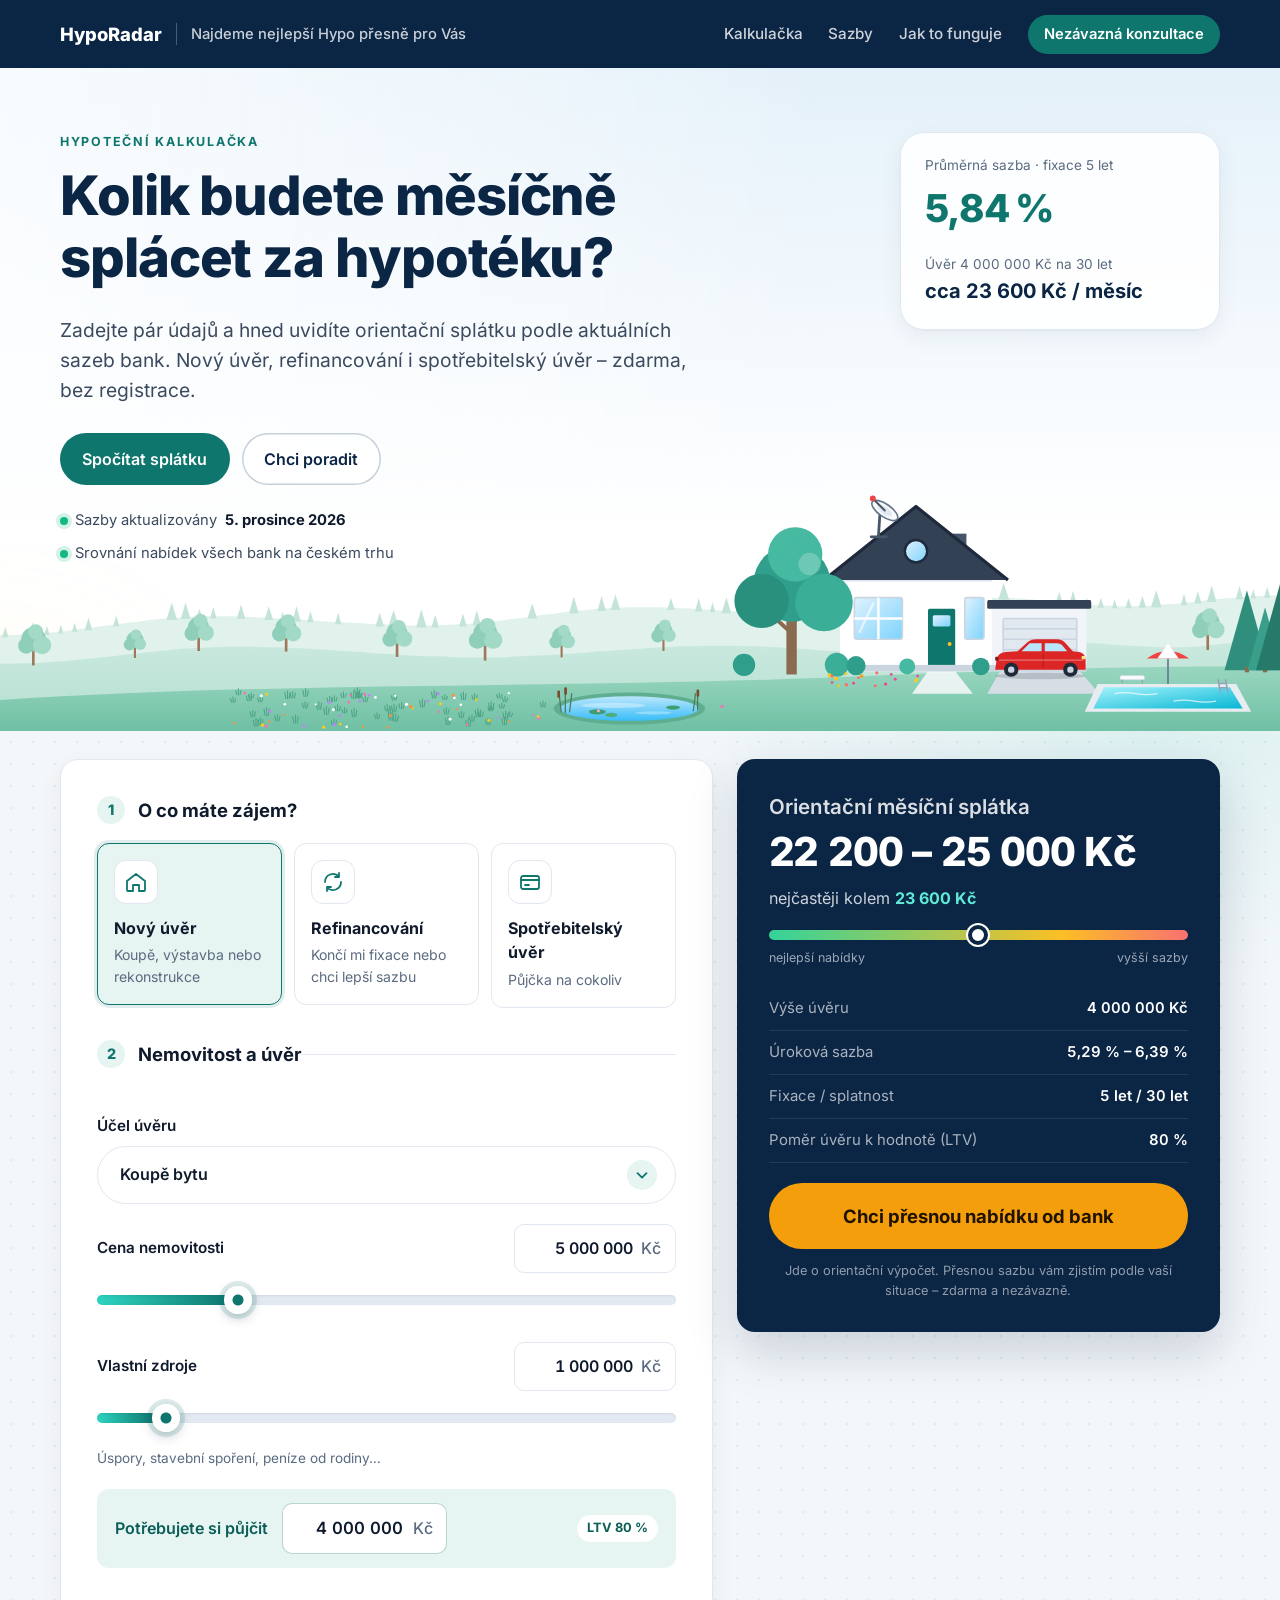
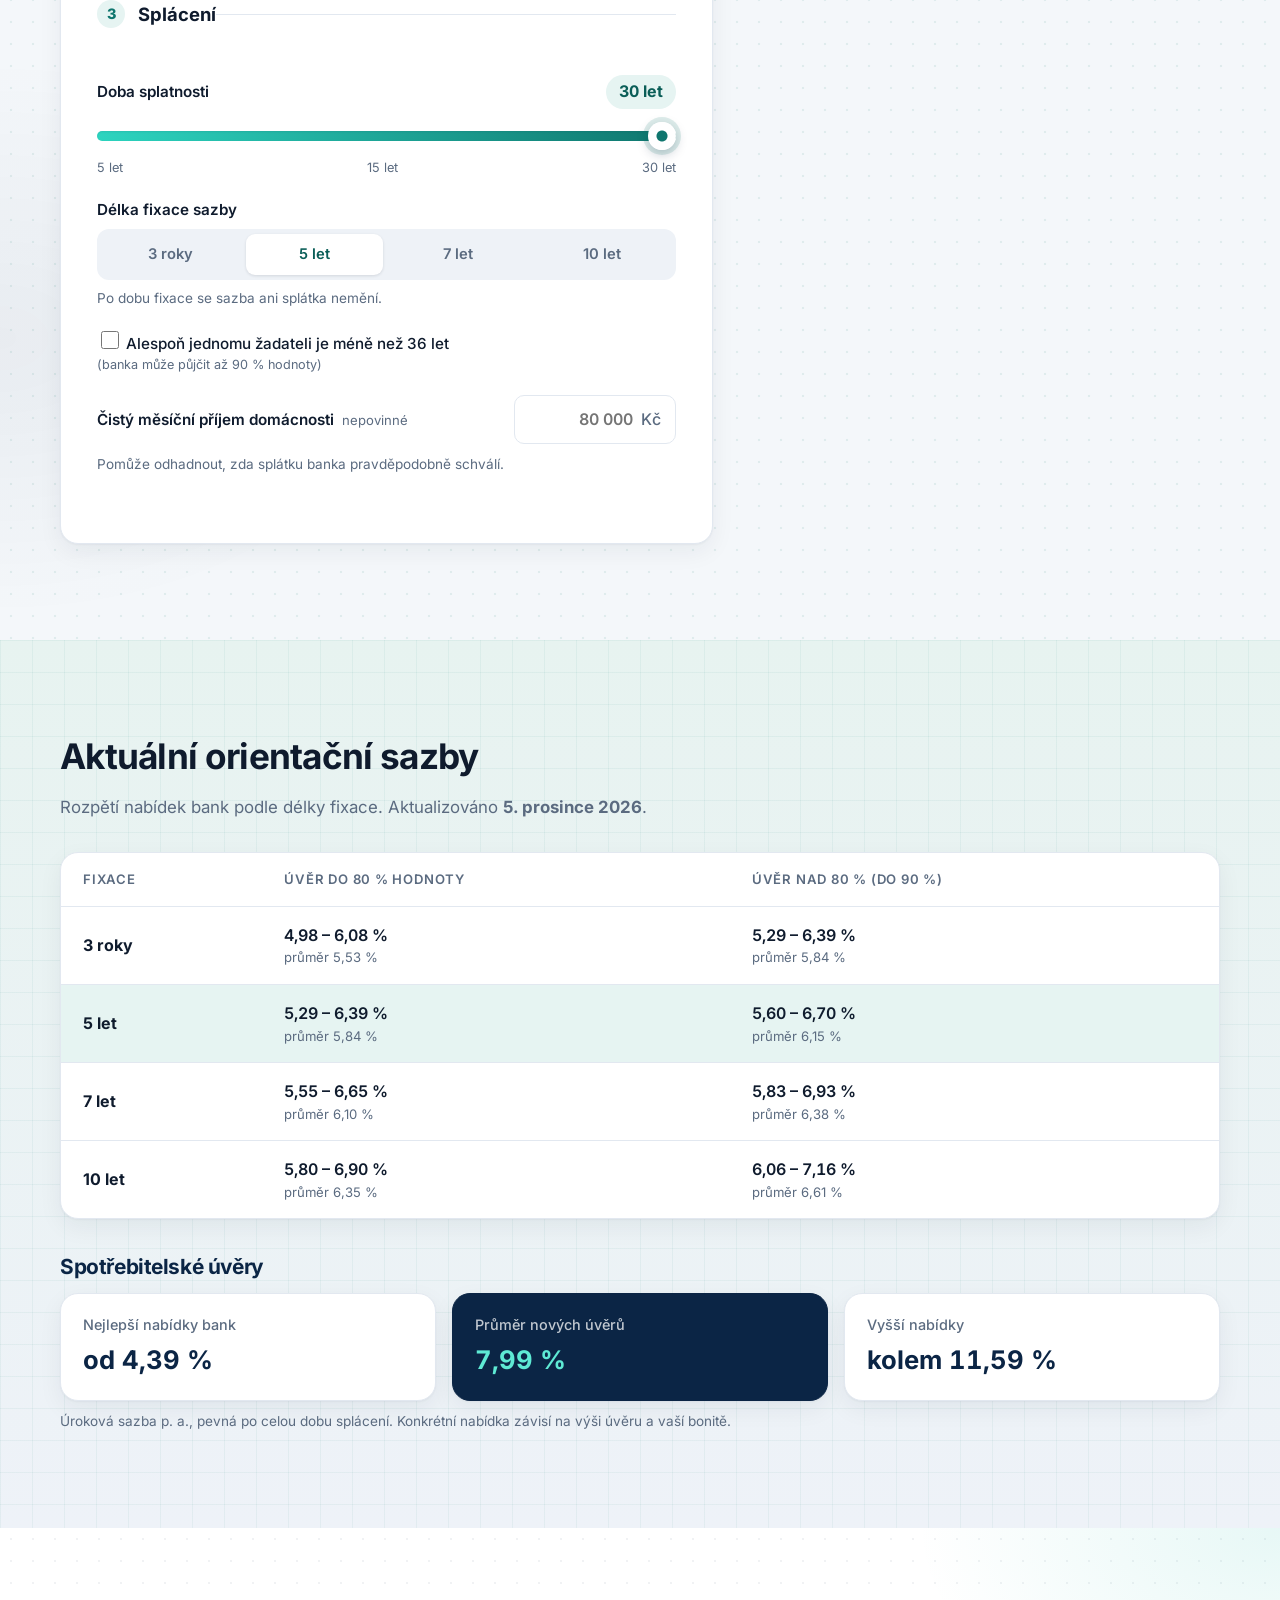
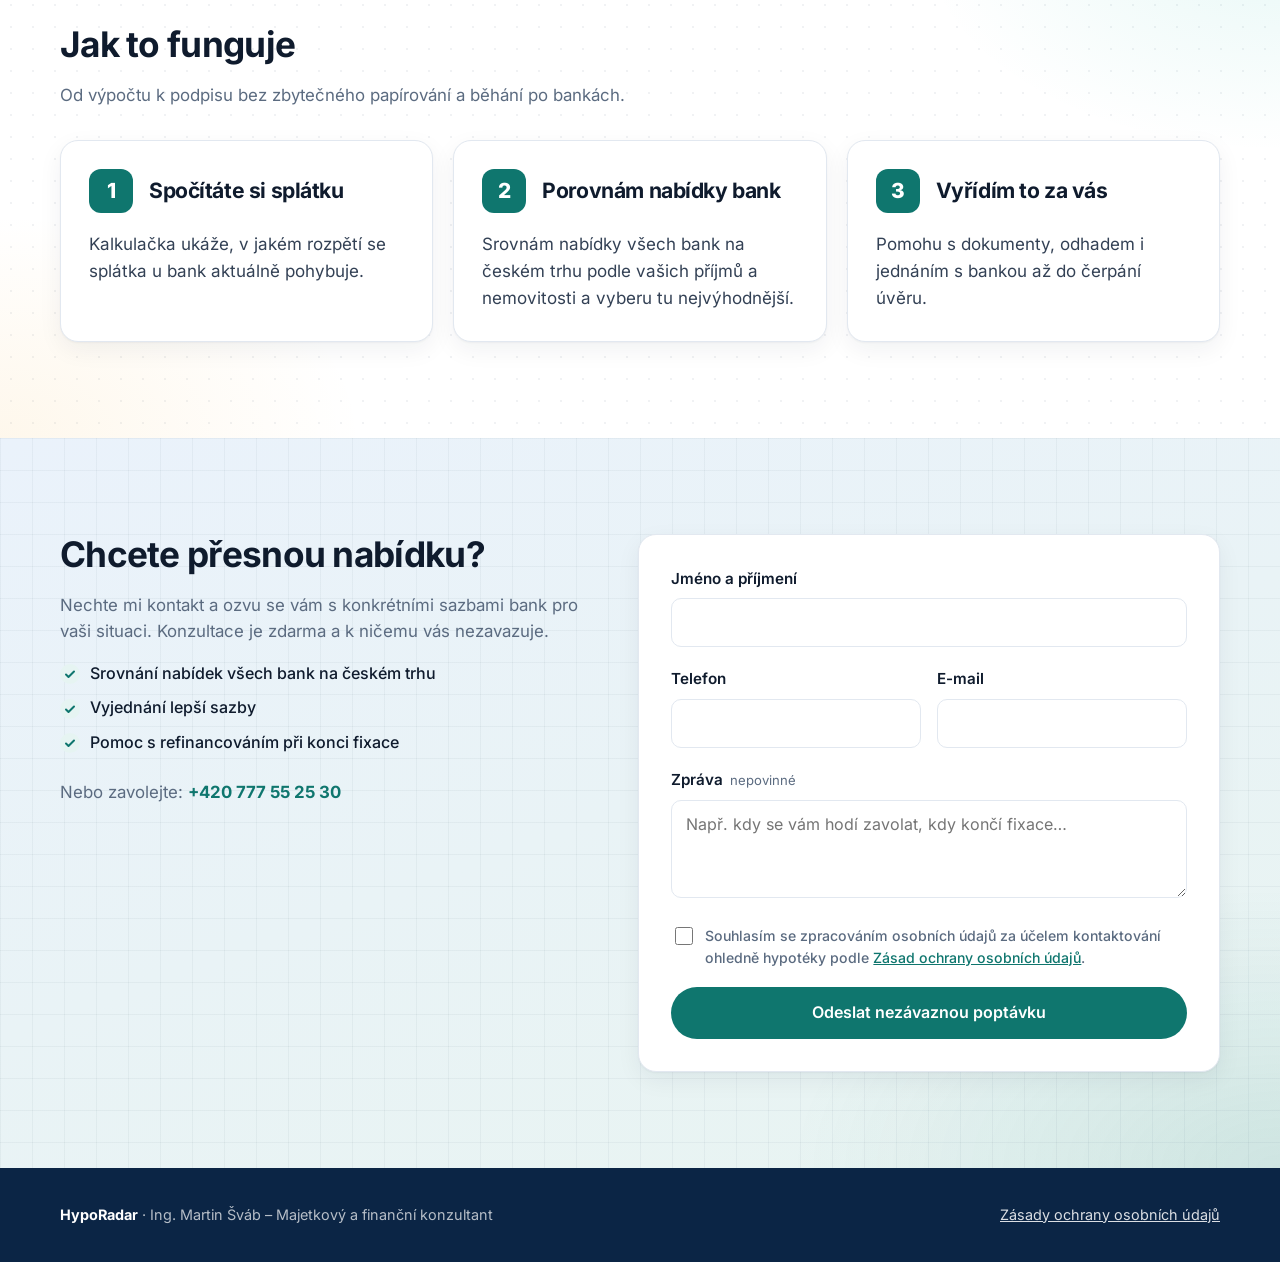
<file: index.html>
<!doctype html>
<html lang="cs">
<head>
  <meta charset="utf-8" />
  <meta name="viewport" content="width=device-width, initial-scale=1" />
  <title>HypoRadar – hypoteční kalkulačka a orientační splátka</title>
  <meta name="description" content="Spočítejte si orientační měsíční splátku hypotéky – nový úvěr i refinancování podle aktuálních sazeb bank. Zdarma a nezávazně." />
  <link rel="preload" href="assets/fonts/inter-latin-wght-normal.woff2" as="font" type="font/woff2" crossorigin />
  <link rel="stylesheet" href="styles.css" />
  <link rel="icon" href="data:image/svg+xml,%3Csvg xmlns='http://www.w3.org/2000/svg' viewBox='0 0 32 32'%3E%3Crect width='32' height='32' rx='8' fill='%230f766e'/%3E%3Cpath d='M8 17l8-7 8 7v7h-5v-5h-6v5H8z' fill='white'/%3E%3C/svg%3E" />
</head>
<body>
  <header class="nav">
    <div class="container nav__inner">
      <div class="nav__brand">
        <a href="#" class="logo" aria-label="Domů"><span data-brand>HypoRadar</span></a>
        <span class="nav__tagline">Najdeme nejlepší Hypo přesně pro Vás</span>
      </div>
      <nav class="nav__links" aria-label="Hlavní navigace">
        <a href="#kalkulacka">Kalkulačka</a>
        <a href="#sazby">Sazby</a>
        <a href="#jak-to-funguje">Jak to funguje</a>
        <a href="#kontakt" class="btn btn--small"><span class="lbl-long">Nezávazná konzultace</span><span class="lbl-short">Konzultace</span></a>
      </nav>
    </div>
  </header>

  <main>
    <!-- HERO -->
    <section class="hero">
      <div class="sky" aria-hidden="true">
        <div class="sky__stars" data-stars></div>
        <div class="sky__body sky__sun" data-sun><span></span></div>
        <div class="sky__body sky__moon" data-moon></div>
      </div>
      <!--SCENA-->
<svg class="hero__scene" viewBox="0 0 2400 720" preserveAspectRatio="xMaxYMax slice" aria-hidden="true" focusable="false">
<defs>
<linearGradient id="g-win" x1="0" y1="0" x2="1" y2="1"><stop offset="0" stop-color="#e0f2fe"/><stop offset="1" stop-color="#7dd3fc"/></linearGradient>
<linearGradient id="g-lawn" x1="0" y1="0" x2="0" y2="1"><stop offset="0" stop-color="#9ad6c0"/><stop offset="1" stop-color="#6fc0a4"/></linearGradient>
<linearGradient id="g-mid" x1="0" y1="0" x2="0" y2="1"><stop offset="0" stop-color="#cbe9df"/><stop offset="1" stop-color="#b3dfd0"/></linearGradient>
<linearGradient id="g-water" x1="0" y1="0" x2="0" y2="1"><stop offset="0" stop-color="#bae6fd"/><stop offset="1" stop-color="#38bdf8"/></linearGradient>
<linearGradient id="g-pool" x1="0" y1="0" x2="1" y2="1"><stop offset="0" stop-color="#a5f3fc"/><stop offset="1" stop-color="#06b6d4"/></linearGradient>
</defs>
<path d="M0 540 L0 540 L20 540 L40 539 L60 538 L80 537 L100 535 L120 533 L140 530 L160 528 L180 525 L200 522 L220 520 L240 517 L260 515 L280 512 L300 510 L320 508 L340 507 L360 506 L380 505 L400 505 L420 505 L440 505 L460 506 L480 507 L500 507 L520 509 L540 510 L560 511 L580 512 L600 514 L620 515 L640 516 L660 517 L680 518 L700 520 L720 520 L740 521 L760 522 L780 522 L800 522 L820 522 L840 521 L860 520 L880 519 L900 517 L920 515 L940 513 L960 510 L980 508 L1000 505 L1020 502 L1040 500 L1060 497 L1080 495 L1100 493 L1120 491 L1140 490 L1160 489 L1180 488 L1200 488 L1220 488 L1240 488 L1260 489 L1280 490 L1300 491 L1320 492 L1340 493 L1360 495 L1380 496 L1400 498 L1420 500 L1440 501 L1460 503 L1480 504 L1500 505 L1520 506 L1540 507 L1560 508 L1580 508 L1600 508 L1620 507 L1640 506 L1660 503 L1680 500 L1700 496 L1720 491 L1740 487 L1760 482 L1780 478 L1800 475 L1820 472 L1840 471 L1860 470 L1880 470 L1900 471 L1920 472 L1940 474 L1960 476 L1980 477 L2000 479 L2020 481 L2040 483 L2060 484 L2080 485 L2100 486 L2120 486 L2140 485 L2160 485 L2180 483 L2200 482 L2220 480 L2240 478 L2260 475 L2280 473 L2300 471 L2320 470 L2340 468 L2360 467 L2380 466 L2400 466 V720 H0Z" fill="#e1f1ec"/>
<polygon points="4,544 10,525 16,544" fill="#c4e3d9"/>
<polygon points="54,542 62,516 70,542" fill="#c4e3d9"/>
<polygon points="83,540 88,523 93,540" fill="#c4e3d9"/>
<polygon points="109,537 114,521 119,537" fill="#c4e3d9"/>
<polygon points="135,534 140,517 145,534" fill="#c4e3d9"/>
<polygon points="159,531 166,507 173,531" fill="#c4e3d9"/>
<polygon points="212,524 218,504 224,524" fill="#c4e3d9"/>
<polygon points="312,512 322,479 332,512" fill="#c4e3d9"/>
<polygon points="339,510 348,479 357,510" fill="#c4e3d9"/>
<polygon points="368,509 374,491 380,509" fill="#c4e3d9"/>
<polygon points="394,509 400,487 406,509" fill="#c4e3d9"/>
<polygon points="444,510 452,483 460,510" fill="#c4e3d9"/>
<polygon points="496,512 504,486 512,512" fill="#c4e3d9"/>
<polygon points="525,513 530,496 535,513" fill="#c4e3d9"/>
<polygon points="548,515 556,486 564,515" fill="#c4e3d9"/>
<polygon points="576,516 582,495 588,516" fill="#c4e3d9"/>
<polygon points="628,520 634,498 640,520" fill="#c4e3d9"/>
<polygon points="704,524 712,498 720,524" fill="#c4e3d9"/>
<polygon points="728,525 738,493 748,525" fill="#c4e3d9"/>
<polygon points="780,526 790,492 800,526" fill="#c4e3d9"/>
<polygon points="809,526 816,502 823,526" fill="#c4e3d9"/>
<polygon points="861,524 868,499 875,524" fill="#c4e3d9"/>
<polygon points="886,522 894,494 902,522" fill="#c4e3d9"/>
<polygon points="989,509 998,481 1007,509" fill="#c4e3d9"/>
<polygon points="1067,499 1076,468 1085,499" fill="#c4e3d9"/>
<polygon points="1120,495 1128,467 1136,495" fill="#c4e3d9"/>
<polygon points="1145,493 1154,464 1163,493" fill="#c4e3d9"/>
<polygon points="1251,493 1258,470 1265,493" fill="#c4e3d9"/>
<polygon points="1303,496 1310,471 1317,496" fill="#c4e3d9"/>
<polygon points="1331,497 1336,479 1341,497" fill="#c4e3d9"/>
<polygon points="1353,499 1362,469 1371,499" fill="#c4e3d9"/>
<polygon points="1382,501 1388,481 1394,501" fill="#c4e3d9"/>
<polygon points="1404,503 1414,471 1424,503" fill="#c4e3d9"/>
<polygon points="1433,505 1440,481 1447,505" fill="#c4e3d9"/>
<polygon points="1456,507 1466,475 1476,507" fill="#c4e3d9"/>
<polygon points="1537,511 1544,488 1551,511" fill="#c4e3d9"/>
<polygon points="1560,512 1570,480 1580,512" fill="#c4e3d9"/>
<polygon points="1616,511 1622,492 1628,511" fill="#c4e3d9"/>
<polygon points="1642,509 1648,489 1654,509" fill="#c4e3d9"/>
<polygon points="1666,505 1674,478 1682,505" fill="#c4e3d9"/>
<polygon points="1695,500 1700,484 1705,500" fill="#c4e3d9"/>
<polygon points="1719,494 1726,471 1733,494" fill="#c4e3d9"/>
<polygon points="1822,475 1830,448 1838,475" fill="#c4e3d9"/>
<polygon points="1872,474 1882,442 1892,474" fill="#c4e3d9"/>
<polygon points="1979,482 1986,459 1993,482" fill="#c4e3d9"/>
<polygon points="2004,485 2012,457 2020,485" fill="#c4e3d9"/>
<polygon points="2033,487 2038,470 2043,487" fill="#c4e3d9"/>
<polygon points="2058,489 2064,470 2070,489" fill="#c4e3d9"/>
<polygon points="2085,490 2090,473 2095,490" fill="#c4e3d9"/>
<polygon points="2110,490 2116,471 2122,490" fill="#c4e3d9"/>
<polygon points="2135,489 2142,467 2149,489" fill="#c4e3d9"/>
<polygon points="2158,488 2168,456 2178,488" fill="#c4e3d9"/>
<polygon points="2214,484 2220,463 2226,484" fill="#c4e3d9"/>
<polygon points="2239,481 2246,458 2253,481" fill="#c4e3d9"/>
<polygon points="2263,478 2272,447 2281,478" fill="#c4e3d9"/>
<polygon points="2317,473 2324,448 2331,473" fill="#c4e3d9"/>
<polygon points="2345,471 2350,454 2355,471" fill="#c4e3d9"/>
<polygon points="2370,470 2376,450 2382,470" fill="#c4e3d9"/>
<path d="M0 594 L0 594 L20 594 L40 593 L60 593 L80 592 L100 590 L120 589 L140 587 L160 585 L180 583 L200 581 L220 579 L240 576 L260 574 L280 572 L300 570 L320 568 L340 566 L360 565 L380 564 L400 563 L420 562 L440 562 L460 562 L480 562 L500 563 L520 563 L540 564 L560 565 L580 566 L600 567 L620 568 L640 570 L660 571 L680 572 L700 574 L720 575 L740 576 L760 578 L780 579 L800 580 L820 580 L840 581 L860 582 L880 582 L900 582 L920 582 L940 582 L960 581 L980 580 L1000 579 L1020 578 L1040 577 L1060 576 L1080 574 L1100 573 L1120 571 L1140 570 L1160 568 L1180 567 L1200 566 L1220 564 L1240 563 L1260 562 L1280 561 L1300 561 L1320 560 L1340 560 L1360 560 L1380 560 L1400 561 L1420 561 L1440 562 L1460 563 L1480 565 L1500 566 L1520 567 L1540 569 L1560 570 L1580 571 L1600 572 L1620 573 L1640 574 L1660 575 L1680 575 L1700 575 L1720 575 L1740 574 L1760 572 L1780 570 L1800 568 L1820 565 L1840 562 L1860 559 L1880 557 L1900 555 L1920 553 L1940 552 L1960 552 L1980 552 L2000 553 L2020 554 L2040 555 L2060 556 L2080 558 L2100 559 L2120 560 L2140 561 L2160 562 L2180 563 L2200 563 L2220 563 L2240 562 L2260 560 L2280 558 L2300 556 L2320 553 L2340 551 L2360 549 L2380 548 L2400 548 V720 H0Z" fill="url(#g-mid)"/>
<g><rect x="60" y="558" width="5" height="39" fill="#9c7a5b"/><circle cx="63" cy="548" r="23" fill="#8fcfba"/><circle cx="49" cy="560" r="15" fill="#8fcfba"/><circle cx="79" cy="559" r="17" fill="#a3dac7"/><circle cx="67" cy="534" r="14" fill="#a3dac7"/></g>
<g><rect x="251" y="556" width="4" height="27" fill="#9c7a5b"/><circle cx="253" cy="549" r="16" fill="#8fcfba"/><circle cx="243" cy="558" r="11" fill="#8fcfba"/><circle cx="263" cy="557" r="11" fill="#a3dac7"/><circle cx="255" cy="539" r="10" fill="#a3dac7"/></g>
<g><rect x="370" y="535" width="5" height="35" fill="#9c7a5b"/><circle cx="372" cy="526" r="20" fill="#8fcfba"/><circle cx="360" cy="537" r="14" fill="#8fcfba"/><circle cx="386" cy="536" r="15" fill="#a3dac7"/><circle cx="376" cy="513" r="13" fill="#a3dac7"/></g>
<g><rect x="534" y="536" width="5" height="35" fill="#9c7a5b"/><circle cx="536" cy="527" r="20" fill="#8fcfba"/><circle cx="524" cy="538" r="14" fill="#8fcfba"/><circle cx="550" cy="537" r="15" fill="#a3dac7"/><circle cx="540" cy="514" r="13" fill="#a3dac7"/></g>
<g><rect x="742" y="546" width="5" height="35" fill="#9c7a5b"/><circle cx="744" cy="537" r="20" fill="#8fcfba"/><circle cx="731" cy="548" r="14" fill="#8fcfba"/><circle cx="758" cy="547" r="15" fill="#a3dac7"/><circle cx="748" cy="525" r="13" fill="#a3dac7"/></g>
<g><rect x="907" y="548" width="5" height="40" fill="#9c7a5b"/><circle cx="910" cy="538" r="23" fill="#8fcfba"/><circle cx="895" cy="550" r="16" fill="#8fcfba"/><circle cx="925" cy="549" r="17" fill="#a3dac7"/><circle cx="914" cy="523" r="15" fill="#a3dac7"/></g>
<g><rect x="1051" y="551" width="4" height="31" fill="#9c7a5b"/><circle cx="1053" cy="543" r="18" fill="#8fcfba"/><circle cx="1042" cy="553" r="12" fill="#8fcfba"/><circle cx="1065" cy="552" r="13" fill="#a3dac7"/><circle cx="1057" cy="532" r="11" fill="#a3dac7"/></g>
<g><rect x="1242" y="541" width="4" height="29" fill="#9c7a5b"/><circle cx="1244" cy="533" r="17" fill="#8fcfba"/><circle cx="1233" cy="542" r="12" fill="#8fcfba"/><circle cx="1255" cy="541" r="12" fill="#a3dac7"/><circle cx="1247" cy="522" r="11" fill="#a3dac7"/></g>
<g><rect x="1652" y="545" width="5" height="35" fill="#9c7a5b"/><circle cx="1654" cy="536" r="20" fill="#8fcfba"/><circle cx="1641" cy="547" r="14" fill="#8fcfba"/><circle cx="1668" cy="546" r="15" fill="#a3dac7"/><circle cx="1658" cy="523" r="13" fill="#a3dac7"/></g>
<g><rect x="1764" y="544" width="4" height="32" fill="#9c7a5b"/><circle cx="1766" cy="536" r="18" fill="#8fcfba"/><circle cx="1755" cy="546" r="12" fill="#8fcfba"/><circle cx="1779" cy="545" r="13" fill="#a3dac7"/><circle cx="1769" cy="524" r="12" fill="#a3dac7"/></g>
<g><rect x="2262" y="529" width="5" height="39" fill="#9c7a5b"/><circle cx="2264" cy="518" r="23" fill="#8fcfba"/><circle cx="2250" cy="531" r="15" fill="#8fcfba"/><circle cx="2280" cy="530" r="16" fill="#a3dac7"/><circle cx="2268" cy="504" r="14" fill="#a3dac7"/></g>
<path d="M0 662 C 500 628 1100 640 1600 618 S 2280 600 2400 598 V720 H0Z" fill="url(#g-lawn)"/>
<path d="M630 682 L628 674 M633 682 L633 671 M636 682 L638 674" stroke="#4fa585" stroke-width="2" stroke-linecap="round" fill="none"/>
<path d="M444 652 L442 644 M447 652 L447 641 M450 652 L452 644" stroke="#4fa585" stroke-width="2" stroke-linecap="round" fill="none"/>
<path d="M661 693 L659 681 M664 693 L664 678 M667 693 L669 681" stroke="#4fa585" stroke-width="2" stroke-linecap="round" fill="none"/>
<path d="M837 708 L835 696 M840 708 L840 693 M843 708 L845 696" stroke="#4fa585" stroke-width="2" stroke-linecap="round" fill="none"/>
<path d="M624 664 L622 657 M627 664 L627 654 M630 664 L632 657" stroke="#4fa585" stroke-width="2" stroke-linecap="round" fill="none"/>
<path d="M609 689 L607 677 M612 689 L612 674 M615 689 L617 677" stroke="#4fa585" stroke-width="2" stroke-linecap="round" fill="none"/>
<path d="M497 691 L495 679 M500 691 L500 676 M503 691 L505 679" stroke="#4fa585" stroke-width="2" stroke-linecap="round" fill="none"/>
<path d="M866 661 L864 650 M869 661 L869 647 M872 661 L874 650" stroke="#4fa585" stroke-width="2" stroke-linecap="round" fill="none"/>
<path d="M730 700 L728 688 M733 700 L733 685 M736 700 L738 688" stroke="#4fa585" stroke-width="2" stroke-linecap="round" fill="none"/>
<path d="M789 675 L787 663 M792 675 L792 660 M795 675 L797 663" stroke="#4fa585" stroke-width="2" stroke-linecap="round" fill="none"/>
<path d="M536 659 L534 648 M539 659 L539 645 M542 659 L544 648" stroke="#4fa585" stroke-width="2" stroke-linecap="round" fill="none"/>
<path d="M933 658 L931 652 M936 658 L936 649 M939 658 L941 652" stroke="#4fa585" stroke-width="2" stroke-linecap="round" fill="none"/>
<path d="M912 708 L910 699 M915 708 L915 696 M918 708 L920 699" stroke="#4fa585" stroke-width="2" stroke-linecap="round" fill="none"/>
<path d="M615 666 L613 658 M618 666 L618 655 M621 666 L623 658" stroke="#4fa585" stroke-width="2" stroke-linecap="round" fill="none"/>
<path d="M643 686 L641 679 M646 686 L646 676 M649 686 L651 679" stroke="#4fa585" stroke-width="2" stroke-linecap="round" fill="none"/>
<path d="M811 658 L809 647 M814 658 L814 644 M817 658 L819 647" stroke="#4fa585" stroke-width="2" stroke-linecap="round" fill="none"/>
<path d="M750 678 L748 669 M753 678 L753 666 M756 678 L758 669" stroke="#4fa585" stroke-width="2" stroke-linecap="round" fill="none"/>
<path d="M917 682 L915 676 M920 682 L920 673 M923 682 L925 676" stroke="#4fa585" stroke-width="2" stroke-linecap="round" fill="none"/>
<path d="M831 661 L829 655 M834 661 L834 652 M837 661 L839 655" stroke="#4fa585" stroke-width="2" stroke-linecap="round" fill="none"/>
<path d="M862 695 L860 686 M865 695 L865 683 M868 695 L870 686" stroke="#4fa585" stroke-width="2" stroke-linecap="round" fill="none"/>
<path d="M723 682 L721 673 M726 682 L726 670 M729 682 L731 673" stroke="#4fa585" stroke-width="2" stroke-linecap="round" fill="none"/>
<path d="M944 665 L942 658 M947 665 L947 655 M950 665 L952 658" stroke="#4fa585" stroke-width="2" stroke-linecap="round" fill="none"/>
<path d="M945 697 L943 686 M948 697 L948 683 M951 697 L953 686" stroke="#4fa585" stroke-width="2" stroke-linecap="round" fill="none"/>
<path d="M834 688 L832 679 M837 688 L837 676 M840 688 L842 679" stroke="#4fa585" stroke-width="2" stroke-linecap="round" fill="none"/>
<path d="M898 693 L896 684 M901 693 L901 681 M904 693 L906 684" stroke="#4fa585" stroke-width="2" stroke-linecap="round" fill="none"/>
<path d="M918 680 L916 668 M921 680 L921 665 M924 680 L926 668" stroke="#4fa585" stroke-width="2" stroke-linecap="round" fill="none"/>
<path d="M943 708 L941 697 M946 708 L946 694 M949 708 L951 697" stroke="#4fa585" stroke-width="2" stroke-linecap="round" fill="none"/>
<path d="M546 658 L544 649 M549 658 L549 646 M552 658 L554 649" stroke="#4fa585" stroke-width="2" stroke-linecap="round" fill="none"/>
<path d="M485 665 L483 658 M488 665 L488 655 M491 665 L493 658" stroke="#4fa585" stroke-width="2" stroke-linecap="round" fill="none"/>
<path d="M551 705 L549 693 M554 705 L554 690 M557 705 L559 693" stroke="#4fa585" stroke-width="2" stroke-linecap="round" fill="none"/>
<path d="M623 709 L621 701 M626 709 L626 698 M629 709 L631 701" stroke="#4fa585" stroke-width="2" stroke-linecap="round" fill="none"/>
<path d="M875 711 L873 700 M878 711 L878 697 M881 711 L883 700" stroke="#4fa585" stroke-width="2" stroke-linecap="round" fill="none"/>
<path d="M569 677 L567 668 M572 677 L572 665 M575 677 L577 668" stroke="#4fa585" stroke-width="2" stroke-linecap="round" fill="none"/>
<path d="M736 662 L734 654 M739 662 L739 651 M742 662 L744 654" stroke="#4fa585" stroke-width="2" stroke-linecap="round" fill="none"/>
<path d="M938 677 L936 671 M941 677 L941 668 M944 677 L946 671" stroke="#4fa585" stroke-width="2" stroke-linecap="round" fill="none"/>
<path d="M729 689 L727 680 M732 689 L732 677 M735 689 L737 680" stroke="#4fa585" stroke-width="2" stroke-linecap="round" fill="none"/>
<path d="M477 711 L475 700 M480 711 L480 697 M483 711 L485 700" stroke="#4fa585" stroke-width="2" stroke-linecap="round" fill="none"/>
<path d="M667 652 L665 642 M670 652 L670 639 M673 652 L675 642" stroke="#4fa585" stroke-width="2" stroke-linecap="round" fill="none"/>
<path d="M671 658 L669 649 M674 658 L674 646 M677 658 L679 649" stroke="#4fa585" stroke-width="2" stroke-linecap="round" fill="none"/>
<path d="M660 659 L658 648 M663 659 L663 645 M666 659 L668 648" stroke="#4fa585" stroke-width="2" stroke-linecap="round" fill="none"/>
<path d="M953 693 L951 687 M956 693 L956 684 M959 693 L961 687" stroke="#4fa585" stroke-width="2" stroke-linecap="round" fill="none"/>
<path d="M471 693 L469 684 M474 693 L474 681 M477 693 L479 684" stroke="#4fa585" stroke-width="2" stroke-linecap="round" fill="none"/>
<path d="M485 708 L483 698 M488 708 L488 695 M491 708 L493 698" stroke="#4fa585" stroke-width="2" stroke-linecap="round" fill="none"/>
<path d="M736 684 L734 673 M739 684 L739 670 M742 684 L744 673" stroke="#4fa585" stroke-width="2" stroke-linecap="round" fill="none"/>
<path d="M669 658 L667 649 M672 658 L672 646 M675 658 L677 649" stroke="#4fa585" stroke-width="2" stroke-linecap="round" fill="none"/>
<path d="M641 657 L639 650 M644 657 L644 647 M647 657 L649 650" stroke="#4fa585" stroke-width="2" stroke-linecap="round" fill="none"/>
<path d="M464 663 L462 655 M467 663 L467 652 M470 663 L472 655" stroke="#4fa585" stroke-width="2" stroke-linecap="round" fill="none"/>
<path d="M704 697 L702 689 M707 697 L707 686 M710 697 L712 689" stroke="#4fa585" stroke-width="2" stroke-linecap="round" fill="none"/>
<path d="M887 661 L885 653 M890 661 L890 650 M893 661 L895 653" stroke="#4fa585" stroke-width="2" stroke-linecap="round" fill="none"/>
<path d="M434 666 L432 659 M437 666 L437 656 M440 666 L442 659" stroke="#4fa585" stroke-width="2" stroke-linecap="round" fill="none"/>
<path d="M595 679 L593 668 M598 679 L598 665 M601 679 L603 668" stroke="#4fa585" stroke-width="2" stroke-linecap="round" fill="none"/>
<path d="M517 701 L515 692 M520 701 L520 689 M523 701 L525 692" stroke="#4fa585" stroke-width="2" stroke-linecap="round" fill="none"/>
<path d="M882 702 L880 693 M885 702 L885 690 M888 702 L890 693" stroke="#4fa585" stroke-width="2" stroke-linecap="round" fill="none"/>
<path d="M893 693 L891 681 M896 693 L896 678 M899 693 L901 681" stroke="#4fa585" stroke-width="2" stroke-linecap="round" fill="none"/>
<path d="M739 702 L737 691 M742 702 L742 688 M745 702 L747 691" stroke="#4fa585" stroke-width="2" stroke-linecap="round" fill="none"/>
<path d="M1015 675 L1013 667 M1018 675 L1018 664 M1021 675 L1023 667" stroke="#4fa585" stroke-width="2" stroke-linecap="round" fill="none"/>
<path d="M468 658 L466 652 M471 658 L471 649 M474 658 L476 652" stroke="#4fa585" stroke-width="2" stroke-linecap="round" fill="none"/>
<path d="M570 655 L568 644 M573 655 L573 641 M576 655 L578 644" stroke="#4fa585" stroke-width="2" stroke-linecap="round" fill="none"/>
<path d="M682 665 L680 657 M685 665 L685 654 M688 665 L690 657" stroke="#4fa585" stroke-width="2" stroke-linecap="round" fill="none"/>
<circle cx="852" cy="658" r="2.5" fill="#ffffff"/>
<circle cx="762" cy="670" r="3.2" fill="#ffffff"/>
<circle cx="650" cy="712" r="2.4" fill="#ffffff"/>
<circle cx="592" cy="670" r="2.1" fill="#ffffff"/>
<circle cx="893" cy="661" r="2.6" fill="#facc15"/>
<circle cx="505" cy="702" r="2.2" fill="#fb923c"/>
<circle cx="459" cy="649" r="2.4" fill="#f472b6"/>
<circle cx="499" cy="711" r="3.0" fill="#f472b6"/>
<circle cx="727" cy="713" r="2.2" fill="#fb923c"/>
<circle cx="1010" cy="696" r="3.0" fill="#f472b6"/>
<circle cx="954" cy="702" r="2.0" fill="#fb923c"/>
<circle cx="500" cy="651" r="2.8" fill="#facc15"/>
<circle cx="774" cy="678" r="2.1" fill="#facc15"/>
<circle cx="1009" cy="693" r="2.6" fill="#facc15"/>
<circle cx="850" cy="653" r="3.1" fill="#fb923c"/>
<circle cx="506" cy="683" r="2.9" fill="#c084fc"/>
<circle cx="657" cy="653" r="2.3" fill="#f472b6"/>
<circle cx="637" cy="691" r="2.6" fill="#c084fc"/>
<circle cx="492" cy="708" r="2.3" fill="#facc15"/>
<circle cx="1000" cy="690" r="2.1" fill="#f472b6"/>
<circle cx="732" cy="691" r="2.8" fill="#fb923c"/>
<circle cx="954" cy="649" r="2.1" fill="#ffffff"/>
<circle cx="625" cy="680" r="2.9" fill="#ffffff"/>
<circle cx="857" cy="679" r="2.1" fill="#fb923c"/>
<circle cx="607" cy="713" r="3.1" fill="#facc15"/>
<circle cx="692" cy="653" r="2.6" fill="#c084fc"/>
<circle cx="1354" cy="674" r="3.1" fill="#f472b6"/>
<circle cx="490" cy="654" r="2.9" fill="#ffffff"/>
<circle cx="638" cy="707" r="2.6" fill="#facc15"/>
<circle cx="570" cy="711" r="2.8" fill="#c084fc"/>
<circle cx="704" cy="657" r="2.4" fill="#ffffff"/>
<circle cx="534" cy="670" r="2.4" fill="#ffffff"/>
<circle cx="770" cy="674" r="3.2" fill="#fb923c"/>
<circle cx="492" cy="709" r="2.9" fill="#facc15"/>
<circle cx="684" cy="651" r="2.8" fill="#f472b6"/>
<circle cx="654" cy="666" r="2.6" fill="#f472b6"/>
<circle cx="822" cy="650" r="2.9" fill="#c084fc"/>
<circle cx="936" cy="695" r="2.1" fill="#c084fc"/>
<circle cx="844" cy="698" r="2.8" fill="#ffffff"/>
<circle cx="876" cy="708" r="2.7" fill="#f472b6"/>
<circle cx="864" cy="671" r="2.4" fill="#ffffff"/>
<circle cx="802" cy="664" r="2.6" fill="#c084fc"/>
<circle cx="533" cy="690" r="2.1" fill="#fb923c"/>
<circle cx="627" cy="708" r="3.2" fill="#c084fc"/>
<circle cx="822" cy="684" r="2.3" fill="#f472b6"/>
<circle cx="741" cy="654" r="2.3" fill="#ffffff"/>
<circle cx="439" cy="705" r="2.5" fill="#fb923c"/>
<circle cx="617" cy="666" r="2.9" fill="#c084fc"/>
<circle cx="681" cy="712" r="2.2" fill="#fb923c"/>
<circle cx="917" cy="700" r="3.0" fill="#facc15"/>
<circle cx="675" cy="664" r="2.5" fill="#c084fc"/>
<circle cx="826" cy="669" r="3.0" fill="#facc15"/>
<polygon points="2296,606 2338,456 2380,606" fill="#2f8f7c"/><rect x="2334" y="600" width="8" height="10" fill="#8b6b4f"/>
<polygon points="2339,606 2372,488 2405,606" fill="#3a9f8a"/><rect x="2368" y="600" width="8" height="10" fill="#8b6b4f"/>
<polygon points="2355,606 2404,430 2453,606" fill="#277a6a"/><rect x="2400" y="600" width="8" height="10" fill="#8b6b4f"/>
<g id="zvirata"></g>
<g class="pond">
<ellipse cx="1180" cy="678" rx="142" ry="30" fill="#5fae8f"/>
<ellipse cx="1180" cy="678" rx="130" ry="23" fill="url(#g-water)"/>
<ellipse cx="1150" cy="672" rx="60" ry="5" fill="#ffffff" opacity=".35" class="shimmer"/>
<ellipse cx="1225" cy="686" rx="34" ry="3" fill="#ffffff" opacity=".3" class="shimmer shimmer--2"/>
<ellipse cx="1120" cy="684" rx="16" ry="5" fill="#3f9d72"/><ellipse cx="1146" cy="690" rx="12" ry="4" fill="#4cae80"/>
<circle cx="1122" cy="682" r="3" fill="#f9a8d4"/>
<ellipse cx="1262" cy="676" rx="13" ry="4" fill="#3f9d72"/>
<g stroke="#4d7c5a" stroke-width="2.4" stroke-linecap="round">
<path d="M1052 684 L1048 646 M1060 686 L1060 640 M1068 684 L1072 650 M1300 682 L1304 650 M1308 680 L1308 644"/>
</g>
<g fill="#7c4a2d"><rect x="1045" y="644" width="5" height="14" rx="2.5"/><rect x="1058" y="638" width="5" height="14" rx="2.5"/><rect x="1306" y="642" width="5" height="14" rx="2.5"/></g>
</g>
<g transform="translate(1380 608) scale(1.5) translate(-880 -608)">
<rect x="1150" y="436" width="18" height="52" fill="#475569"/>
<rect x="1010" y="486" width="190" height="122" fill="#ffffff"/>
<rect x="1010" y="486" width="190" height="10" fill="#e2e8f0"/>
<polygon points="990,494 1105,402 1220,494" fill="#334155"/>
<polyline points="990,494 1105,402 1220,494" fill="none" stroke="#1e293b" stroke-width="4" stroke-linejoin="round"/>
<circle cx="1105" cy="458" r="14" fill="url(#g-win)" stroke="#1e293b" stroke-width="3"/>
<rect x="1028" y="516" width="60" height="52" rx="3" fill="url(#g-win)" stroke="#cbd5e1" stroke-width="2"/>
<path d="M1058 516 V568 M1028 542 H1088" stroke="#ffffff" stroke-width="3"/>
<path d="M1034 560 L1052 522" stroke="#ffffff" stroke-width="3" opacity=".6"/>
<rect x="1120" y="530" width="34" height="78" rx="2" fill="#0f766e"/>
<rect x="1126" y="538" width="22" height="14" rx="2" fill="url(#g-win)"/>
<circle cx="1147" cy="574" r="2.5" fill="#fbbf24"/>
<rect x="1166" y="516" width="24" height="52" rx="3" fill="url(#g-win)" stroke="#cbd5e1" stroke-width="2"/>
<rect x="1200" y="528" width="118" height="80" fill="#f1f5f9"/>
<rect x="1194" y="519" width="130" height="11" rx="2" fill="#334155"/>
<rect x="1214" y="542" width="92" height="66" rx="2" fill="#e2e8f0" stroke="#cbd5e1" stroke-width="2"/>
<path d="M1214 555 H1306 M1214 568 H1306 M1214 581 H1306 M1214 594 H1306" stroke="#cbd5e1" stroke-width="2"/>
<rect x="1010" y="600" width="308" height="8" fill="#cbd5e1"/>
<polygon points="1210,608 1310,608 1334,636 1194,636" fill="#d6dde5"/>
<polygon points="1120,608 1154,608 1176,636 1100,636" fill="#f8fafc" opacity=".85"/>
<ellipse cx="1260" cy="614" rx="56" ry="4" fill="#0f172a" opacity=".16"/>
<path d="M1204 606 L1206 592 Q1208 585 1217 584 L1232 583 L1245 571 Q1249 568 1255 568 L1281 568 Q1288 568 1292 573 L1301 583 L1309 584 Q1317 586 1317 594 L1317 606 Z" fill="#dc2626"/>
<path d="M1237 583 L1247 573 L1262 573 L1262 583 Z M1266 573 L1281 573 Q1286 573 1289 577 L1294 583 L1266 583 Z" fill="#bae6fd"/>
<path d="M1264 586 V603" stroke="#b91c1c" stroke-width="1.6"/>
<path d="M1209 594 H1314" stroke="#ffffff" stroke-width="1.4" opacity=".35"/>
<rect x="1312" y="589" width="5" height="4" rx="1" fill="#fde68a"/>
<rect x="1204" y="590" width="4" height="5" rx="1" fill="#7f1d1d"/>
<circle cx="1224" cy="606" r="9" fill="#1f2937"/><circle cx="1224" cy="606" r="4" fill="#cbd5e1"/>
<circle cx="1298" cy="606" r="9" fill="#1f2937"/><circle cx="1298" cy="606" r="4" fill="#cbd5e1"/>
<rect x="943" y="520" width="13" height="92" fill="#8b6b4f"/>
<path d="M949 560 L925 538 M950 548 L974 528" stroke="#8b6b4f" stroke-width="5" stroke-linecap="round"/>
<circle cx="950" cy="498" r="48" fill="#2f9e8a"/>
<circle cx="912" cy="520" r="34" fill="#28907d"/>
<circle cx="990" cy="522" r="36" fill="#3aae97"/>
<circle cx="954" cy="462" r="34" fill="#45b9a1"/>
<circle cx="972" cy="474" r="14" fill="#ffffff" opacity=".22"/>
<circle cx="1006" cy="600" r="15" fill="#3aae97"/>
<circle cx="1030" cy="601" r="12" fill="#2f9e8a"/>
<circle cx="1094" cy="602" r="10" fill="#45b9a1"/>
<circle cx="1186" cy="602" r="11" fill="#2f9e8a"/>
<circle cx="890" cy="600" r="14" fill="#2f9e8a"/>
<circle cx="1005" cy="617" r="2.4" fill="#facc15"/>
<circle cx="1106" cy="618" r="1.7" fill="#facc15"/>
<circle cx="1107" cy="614" r="1.7" fill="#ec4899"/>
<circle cx="1008" cy="626" r="1.7" fill="#facc15"/>
<circle cx="1000" cy="622" r="1.6" fill="#ec4899"/>
<circle cx="1018" cy="625" r="2.2" fill="#f87171"/>
<circle cx="1105" cy="620" r="2.1" fill="#facc15"/>
<circle cx="1074" cy="612" r="1.7" fill="#ec4899"/>
<circle cx="1037" cy="614" r="2.2" fill="#f59e0b"/>
<circle cx="1054" cy="626" r="1.9" fill="#f87171"/>
<circle cx="1067" cy="624" r="2.1" fill="#ec4899"/>
<circle cx="1056" cy="610" r="2.0" fill="#f87171"/>
<circle cx="997" cy="613" r="2.5" fill="#facc15"/>
<circle cx="1000" cy="614" r="2.0" fill="#f87171"/>
<circle cx="1017" cy="611" r="1.9" fill="#facc15"/>
<circle cx="1033" cy="616" r="1.6" fill="#f87171"/>
<circle cx="1079" cy="618" r="1.8" fill="#ec4899"/>
<circle cx="1027" cy="623" r="1.8" fill="#ec4899"/>
<g class="radar">
<path d="M1058 440 L1060 410" stroke="#475569" stroke-width="3.5" stroke-linecap="round"/>
<path d="M1049 440 H1068" stroke="#475569" stroke-width="3.5" stroke-linecap="round"/>
<ellipse cx="1066" cy="407" rx="19" ry="8" transform="rotate(35 1066 407)" fill="#f8fafc" stroke="#64748b" stroke-width="2"/>
<ellipse cx="1066" cy="407" rx="11" ry="4.5" transform="rotate(35 1066 407)" fill="#e2e8f0"/>
<path d="M1066 407 L1051 392" stroke="#475569" stroke-width="2.4" stroke-linecap="round"/>
<circle cx="1051" cy="392" r="3" fill="#334155"/>
</g>
</g>
<g class="pool">
<polygon points="2058,632 2318,632 2346,684 2034,684" fill="#e7ecf1"/>
<polygon points="2070,638 2306,638 2330,678 2050,678" fill="url(#g-pool)"/>
<path d="M2090 650 Q2110 646 2130 650 T2170 650 M2200 664 Q2220 660 2240 664 T2280 664" stroke="#ffffff" stroke-width="2.4" fill="none" opacity=".7" class="shimmer"/>
<g stroke="#94a3b8" stroke-width="3" stroke-linecap="round"><path d="M2284 624 L2288 646 M2298 624 L2302 646 M2285 631 H2299 M2287 639 H2301"/></g>
<rect x="2100" y="616" width="46" height="8" rx="3" fill="#f8fafc" stroke="#cbd5e1"/>
<path d="M2104 624 V631 M2142 624 V631" stroke="#94a3b8" stroke-width="2.4"/>
<path d="M2190 572 V632" stroke="#64748b" stroke-width="3"/>
<path d="M2150 584 Q2190 556 2230 584 Z" fill="#ef4444"/>
<path d="M2170 584 Q2190 556 2190 556 Q2190 556 2210 584 Z" fill="#ffffff"/>
</g>
</svg>
<svg class="hero__scene hero__lights" viewBox="0 0 2400 720" preserveAspectRatio="xMaxYMax slice" aria-hidden="true" focusable="false">
<defs>
<radialGradient id="g-glow"><stop offset="0" stop-color="#fbbf24" stop-opacity=".55"/><stop offset="1" stop-color="#fbbf24" stop-opacity="0"/></radialGradient>
<radialGradient id="g-poolglow"><stop offset="0" stop-color="#22d3ee" stop-opacity=".6"/><stop offset="1" stop-color="#22d3ee" stop-opacity="0"/></radialGradient>
</defs>
<g transform="translate(1380 608) scale(1.5) translate(-880 -608)">
<ellipse cx="1100" cy="560" rx="150" ry="80" fill="url(#g-glow)"/>
<g fill="#fcd34d">
<rect x="1028" y="516" width="60" height="52" rx="3"/>
<rect x="1166" y="516" width="24" height="52" rx="3"/>
<circle cx="1105" cy="458" r="13"/>
<rect x="1126" y="538" width="22" height="14" rx="2"/>
</g>
<path d="M1058 516 V568 M1028 542 H1088" stroke="#b45309" stroke-width="2.5" opacity=".5"/>
<circle cx="1206" cy="536" r="4" fill="#fef3c7"/>
<ellipse cx="1206" cy="560" rx="20" ry="26" fill="url(#g-glow)"/>
</g>
<ellipse cx="2190" cy="658" rx="190" ry="50" fill="url(#g-poolglow)"/>
<polygon points="2070,638 2306,638 2330,678 2050,678" fill="#22d3ee" opacity=".75"/>
</svg>
<svg class="hero__scene hero__beacon" viewBox="0 0 2400 720" preserveAspectRatio="xMaxYMax slice" aria-hidden="true" focusable="false">
<g transform="translate(1380 608) scale(1.5) translate(-880 -608)">
<g fill="none" stroke="#0d9488" stroke-width="3.4" stroke-linecap="round"><path class="beacon__wave beacon__wave--1" d="M1039.0 392.0 A12 12 0 0 1 1045.9 381.1"/><path class="beacon__wave beacon__wave--2" d="M1029.0 392.0 A22 22 0 0 1 1041.7 372.1"/><path class="beacon__wave beacon__wave--3" d="M1019.0 392.0 A32 32 0 0 1 1037.5 363.0"/><path class="beacon__wave beacon__wave--4" d="M1009.0 392.0 A42 42 0 0 1 1018.8 365.0"/></g>
<circle class="beacon__glow" cx="1051" cy="392" r="10" fill="#f87171"/>
<circle class="beacon__led" cx="1051" cy="392" r="3.6" fill="#ef4444"/>
</g>
</svg>
<!--/SCENA-->
      <div class="container hero__inner">
        <div class="hero__text">
          <p class="eyebrow">Hypoteční kalkulačka</p>
          <h1>Kolik budete měsíčně splácet za&nbsp;hypotéku?</h1>
          <p class="lead">Zadejte pár údajů a hned uvidíte orientační splátku podle aktuálních sazeb bank. Nový úvěr, refinancování i&nbsp;spotřebitelský úvěr&nbsp;– zdarma, bez registrace.</p>
          <div class="hero__cta">
            <a href="#kalkulacka" class="btn">Spočítat splátku</a>
            <a href="#kontakt" class="btn btn--outline">Chci poradit</a>
          </div>
          <ul class="hero__badges">
            <li><span class="dot"></span>Sazby aktualizovány <strong data-rates-updated>—</strong></li>
            <li><span class="dot"></span>Srovnání nabídek všech bank na českém trhu</li>
          </ul>
        </div>
        <div class="hero__card" aria-hidden="true">
          <p class="hero__card-label">Průměrná sazba · fixace 5 let</p>
          <p class="hero__card-rate" data-hero-rate>—</p>
          <p class="hero__card-sub">Úvěr 4 000 000 Kč na 30 let</p>
          <p class="hero__card-pay" data-hero-pay>—</p>
        </div>
      </div>
    </section>

    <!-- KALKULAČKA -->
    <section id="kalkulacka" class="section">
      <div class="container">
        <div class="section__head">
          <h2>Spočítejte si splátku</h2>
          <p>Všechny údaje můžete kdykoli změnit, výsledek se přepočítá okamžitě.</p>
        </div>

        <div class="calc">
          <form class="calc__form card" id="calc-form" novalidate>
            <!-- Krok 1 -->
            <fieldset class="step">
              <legend><span class="step__num">1</span>O co máte zájem?</legend>
              <div class="choice" role="radiogroup">
                <label class="choice__item">
                  <input type="radio" name="type" value="new" checked />
                  <span class="choice__body">
                    <span class="choice__icon" aria-hidden="true">
                      <svg viewBox="0 0 24 24"><path d="M3 11l9-7 9 7v9a1 1 0 0 1-1 1h-5v-6H9v6H4a1 1 0 0 1-1-1z"/></svg>
                    </span>
                    <span class="choice__title">Nový úvěr</span>
                    <span class="choice__desc">Koupě, výstavba nebo rekonstrukce</span>
                  </span>
                </label>
                <label class="choice__item">
                  <input type="radio" name="type" value="refi" />
                  <span class="choice__body">
                    <span class="choice__icon" aria-hidden="true">
                      <svg viewBox="0 0 24 24"><path d="M4 12a8 8 0 0 1 14-5.3M20 12a8 8 0 0 1-14 5.3M18 3v4h-4M6 21v-4h4"/></svg>
                    </span>
                    <span class="choice__title">Refinancování</span>
                    <span class="choice__desc">Končí mi fixace nebo chci lepší sazbu</span>
                  </span>
                </label>
                <label class="choice__item">
                  <input type="radio" name="type" value="consumer" />
                  <span class="choice__body">
                    <span class="choice__icon" aria-hidden="true">
                      <svg viewBox="0 0 24 24"><rect x="3" y="6" width="18" height="13" rx="2"/><path d="M3 10h18M7 15h4"/></svg>
                    </span>
                    <span class="choice__title">Spotřebitelský úvěr</span>
                    <span class="choice__desc">Půjčka na cokoliv</span>
                  </span>
                </label>
              </div>
            </fieldset>

            <!-- Krok 2: Nový úvěr -->
            <fieldset class="step" data-mode="new">
              <legend><span class="step__num">2</span>Nemovitost a úvěr</legend>

              <div class="field">
                <label id="purpose-label" for="purpose">Účel úvěru</label>
                <div class="select" data-select>
                  <button type="button" class="select__btn" id="purpose" aria-haspopup="listbox" aria-expanded="false" aria-controls="purpose-list" aria-labelledby="purpose-label purpose">
                    <span data-select-value>Koupě bytu</span>
                    <svg class="select__chev" viewBox="0 0 20 20" aria-hidden="true"><path d="M5 8l5 5 5-5"/></svg>
                  </button>
                  <ul class="select__menu" id="purpose-list" role="listbox" tabindex="-1" aria-labelledby="purpose-label">
                    <li role="option" id="purpose-opt-0" data-value="Koupě bytu" aria-selected="true">Koupě bytu<svg class="select__check" viewBox="0 0 20 20" aria-hidden="true"><path d="M5 10.5l3 3 7-7"/></svg></li>
                    <li role="option" id="purpose-opt-1" data-value="Koupě domu" aria-selected="false">Koupě domu<svg class="select__check" viewBox="0 0 20 20" aria-hidden="true"><path d="M5 10.5l3 3 7-7"/></svg></li>
                    <li role="option" id="purpose-opt-2" data-value="Výstavba domu" aria-selected="false">Výstavba domu<svg class="select__check" viewBox="0 0 20 20" aria-hidden="true"><path d="M5 10.5l3 3 7-7"/></svg></li>
                    <li role="option" id="purpose-opt-3" data-value="Koupě pozemku" aria-selected="false">Koupě pozemku<svg class="select__check" viewBox="0 0 20 20" aria-hidden="true"><path d="M5 10.5l3 3 7-7"/></svg></li>
                    <li role="option" id="purpose-opt-4" data-value="Rekonstrukce" aria-selected="false">Rekonstrukce<svg class="select__check" viewBox="0 0 20 20" aria-hidden="true"><path d="M5 10.5l3 3 7-7"/></svg></li>
                  </ul>
                </div>
              </div>

              <div class="field">
                <div class="field__row">
                  <label for="price">Cena nemovitosti</label>
                  <div class="money"><input id="price" type="text" inputmode="numeric" value="5 000 000" /><span>Kč</span></div>
                </div>
                <input type="range" id="price-range" min="500000" max="20000000" step="100000" value="5000000" aria-label="Cena nemovitosti" />
              </div>

              <div class="field">
                <div class="field__row">
                  <label for="own">Vlastní zdroje</label>
                  <div class="money"><input id="own" type="text" inputmode="numeric" value="1 000 000" /><span>Kč</span></div>
                </div>
                <input type="range" id="own-range" min="0" max="10000000" step="100000" value="1000000" aria-label="Vlastní zdroje" />
                <p class="hint">Úspory, stavební spoření, peníze od rodiny…</p>
              </div>

              <div class="loan-box">
                <label for="loan">Potřebujete si půjčit</label>
                <div class="money"><input id="loan" type="text" inputmode="numeric" value="4 000 000" /><span>Kč</span></div>
                <span class="chip" data-ltv-chip>LTV —</span>
              </div>
            </fieldset>

            <!-- Krok 2: Refinancování -->
            <fieldset class="step" data-mode="refi" hidden>
              <legend><span class="step__num">2</span>Současná hypotéka</legend>

              <div class="field">
                <div class="field__row">
                  <label for="balance">Zbývá doplatit</label>
                  <div class="money"><input id="balance" type="text" inputmode="numeric" value="3 000 000" /><span>Kč</span></div>
                </div>
                <input type="range" id="balance-range" min="200000" max="15000000" step="100000" value="3000000" aria-label="Zůstatek úvěru" />
              </div>

              <div class="field">
                <div class="field__row">
                  <label for="value">Hodnota nemovitosti</label>
                  <div class="money"><input id="value" type="text" inputmode="numeric" value="6 000 000" /><span>Kč</span></div>
                </div>
                <input type="range" id="value-range" min="500000" max="25000000" step="100000" value="6000000" aria-label="Hodnota nemovitosti" />
                <p class="hint">Stačí odhad – za kolik byste nemovitost dnes prodali.</p>
              </div>

              <div class="loan-box">
                <label>Výše úvěru k refinancování</label>
                <strong data-loan-refi>—</strong>
                <span class="chip" data-ltv-chip>LTV —</span>
              </div>
            </fieldset>

            <!-- Krok 2: Spotřebitelský úvěr -->
            <fieldset class="step" data-mode="consumer" hidden>
              <legend><span class="step__num">2</span>Výše úvěru</legend>

              <div class="field">
                <div class="field__row">
                  <label for="cloan">Kolik si chcete půjčit</label>
                  <div class="money"><input id="cloan" type="text" inputmode="numeric" value="300 000" /><span>Kč</span></div>
                </div>
                <input type="range" id="cloan-range" min="20000" max="2500000" step="10000" value="300000" aria-label="Výše spotřebitelského úvěru" />
                <p class="hint">Bez zástavy nemovitosti. Sazba se nemění po celou dobu splácení.</p>
              </div>
            </fieldset>

            <!-- Krok 3 -->
            <fieldset class="step">
              <legend><span class="step__num">3</span>Splácení</legend>

              <div class="field">
                <div class="field__row">
                  <label for="years" data-years-label>Doba splatnosti</label>
                  <output class="pill" id="years-out" for="years" data-show="new">30 let</output>
                  <div class="money money--years" data-show="refi consumer" hidden><input id="years-input" type="text" inputmode="numeric" value="30" aria-label="Zbývající doba splácení v letech" /><span data-years-unit>let</span></div>
                </div>
                <input type="range" id="years" min="5" max="30" step="1" value="30" aria-label="Doba splatnosti v letech" />
                <div class="scale" data-scale><span>5 let</span><span>15 let</span><span>30 let</span></div>
              </div>

              <div class="field" data-hide="consumer">
                <span class="label">Délka fixace sazby</span>
                <div class="segmented" id="fixations" role="group" aria-label="Délka fixace"></div>
                <p class="hint">Po dobu fixace se sazba ani splátka nemění.</p>
              </div>

              <div class="field" data-hide="consumer">
                <label class="check">
                  <input type="checkbox" id="young" />
                  <span>Alespoň jednomu žadateli je méně než 36 let <small>(banka může půjčit až 90 % hodnoty)</small></span>
                </label>
              </div>

              <div class="field">
                <div class="field__row">
                  <label for="income">Čistý měsíční příjem domácnosti <span class="opt">nepovinné</span></label>
                  <div class="money"><input id="income" type="text" inputmode="numeric" placeholder="80 000" /><span>Kč</span></div>
                </div>
                <p class="hint">Pomůže odhadnout, zda splátku banka pravděpodobně schválí.</p>
              </div>
            </fieldset>

            <!-- Srovnání dvou úvěrů -->
            <div class="step cmp-step" data-mode="consumer" hidden>
              <details class="cmp" id="compare">
                <summary class="cmp__summary">
                  <span class="cmp__icon" aria-hidden="true"><svg viewBox="0 0 24 24"><path d="M7 4v16M17 4v16M3 8h8M13 16h8"/></svg></span>
                  <span><span class="cmp__heading">Srovnání úvěrů</span><span class="cmp__sub">Srovnat dva úvěry vedle sebe</span></span>
                  <svg class="select__chev" viewBox="0 0 20 20" aria-hidden="true"><path d="M5 8l5 5 5-5"/></svg>
                </summary>
                <div class="cmp__body">
                  <p class="hint">Zadejte dvě nabídky – například od své banky a od konkurence. Úvěr A je předvyplněný podle kalkulačky.</p>
                  <div class="cmp__grid">
                  <div class="cmp__card cmp__card--a">
                    <p class="cmp__title">Úvěr A</p>
                    <div class="cmp__row"><label for="ca-amount">Výše úvěru</label><div class="money"><input id="ca-amount" type="text" inputmode="numeric" value="300 000" /><span>Kč</span></div></div>
                    <div class="cmp__row"><label for="ca-rate">Úroková sazba</label><div class="money"><input id="ca-rate" type="text" inputmode="decimal" value="7,99" /><span>%</span></div></div>
                    <div class="cmp__row"><label for="ca-years">Doba splatnosti</label><div class="money money--years"><input id="ca-years" type="text" inputmode="numeric" value="5" /><span>let</span></div></div>
                  </div>
                  <div class="cmp__card cmp__card--b">
                    <p class="cmp__title">Úvěr B</p>
                    <div class="cmp__row"><label for="cb-amount">Výše úvěru</label><div class="money"><input id="cb-amount" type="text" inputmode="numeric" value="300 000" /><span>Kč</span></div></div>
                    <div class="cmp__row"><label for="cb-rate">Úroková sazba</label><div class="money"><input id="cb-rate" type="text" inputmode="decimal" value="7,99" /><span>%</span></div></div>
                    <div class="cmp__row"><label for="cb-years">Doba splatnosti</label><div class="money money--years"><input id="cb-years" type="text" inputmode="numeric" value="5" /><span>let</span></div></div>
                  </div>
                  </div>
                  <div class="cmp__table-wrap">
                    <table class="cmp__table">
                      <thead><tr><th></th><th>Úvěr A</th><th>Úvěr B</th><th>Rozdíl B − A</th></tr></thead>
                      <tbody>
                        <tr><th scope="row">Měsíční splátka</th><td data-cmp="pay-a">—</td><td data-cmp="pay-b">—</td><td data-cmp="pay-d">—</td></tr>
                        <tr><th scope="row">Celkem zaplatíte</th><td data-cmp="total-a">—</td><td data-cmp="total-b">—</td><td data-cmp="total-d">—</td></tr>
                        <tr class="cmp__over"><th scope="row">Přeplatíte (úroky)</th><td data-cmp="over-a">—</td><td data-cmp="over-b">—</td><td data-cmp="over-d">—</td></tr>
                      </tbody>
                    </table>
                  </div>
                  <p class="cmp__verdict" data-cmp="verdict"></p>
                </div>
              </details>
            </div>
          </form>

          <!-- VÝSLEDEK -->
          <aside class="calc__result" id="vysledek" aria-live="polite">
            <div class="result card card--dark">
              <p class="result__label">Orientační měsíční splátka</p>
              <p class="result__range" data-pay-range>—</p>
              <p class="result__avg">nejčastěji kolem <strong data-pay-avg>—</strong></p>

              <div class="rangebar" aria-hidden="true">
                <div class="rangebar__track"><span class="rangebar__marker" data-marker></span></div>
                <div class="rangebar__labels"><span>nejlepší nabídky</span><span>vyšší sazby</span></div>
              </div>

              <div class="result__alert" data-alert hidden></div>

              <dl class="result__list">
                <div><dt>Výše úvěru</dt><dd data-r-loan>—</dd></div>
                <div><dt>Úroková sazba</dt><dd data-r-rate>—</dd></div>
                <div><dt data-r-term-label>Fixace / splatnost</dt><dd data-r-term>—</dd></div>
                <div data-hide="consumer"><dt>Poměr úvěru k hodnotě (LTV)</dt><dd data-r-ltv>—</dd></div>
                <div data-dsti-row hidden><dt>Splátka z příjmu</dt><dd data-r-dsti>—</dd></div>
              </dl>

              <a href="#kontakt" class="btn btn--accent btn--block" data-to-contact>Chci přesnou nabídku od bank</a>
              <p class="result__note">Jde o orientační výpočet. Přesnou sazbu vám zjistím podle vaší situace – zdarma a nezávazně.</p>
            </div>
          </aside>
        </div>
      </div>
    </section>

    <!-- SAZBY -->
    <section id="sazby" class="section section--alt">
      <div class="container">
        <div class="section__head">
          <h2>Aktuální orientační sazby</h2>
          <p>Rozpětí nabídek bank podle délky fixace. Aktualizováno <strong data-rates-updated>—</strong>.</p>
        </div>
        <div class="card table-card">
          <table class="rates">
            <thead>
              <tr>
                <th scope="col">Fixace</th>
                <th scope="col">Úvěr do 80 % hodnoty</th>
                <th scope="col">Úvěr nad 80 % (do 90 %)</th>
              </tr>
            </thead>
            <tbody id="rates-body"></tbody>
          </table>
        </div>

        <h3 class="rates-sub">Spotřebitelské úvěry</h3>
        <div class="crates">
          <div class="card crates__tile"><span>Nejlepší nabídky bank</span><strong data-crate="min">—</strong></div>
          <div class="card crates__tile crates__tile--main"><span>Průměr nových úvěrů</span><strong data-crate="avg">—</strong></div>
          <div class="card crates__tile"><span>Vyšší nabídky</span><strong data-crate="max">—</strong></div>
        </div>
        <p class="hint crates__note">Úroková sazba p. a., pevná po celou dobu splácení. Konkrétní nabídka závisí na výši úvěru a vaší bonitě.</p>
      </div>
    </section>

    <!-- JAK TO FUNGUJE -->
    <section id="jak-to-funguje" class="section">
      <div class="container">
        <div class="section__head">
          <h2>Jak to funguje</h2>
          <p>Od výpočtu k podpisu bez zbytečného papírování a běhání po bankách.</p>
        </div>
        <ol class="steps">
          <li class="card">
            <span class="steps__num">1</span>
            <h3>Spočítáte si splátku</h3>
            <p>Kalkulačka ukáže, v jakém rozpětí se splátka u bank aktuálně pohybuje.</p>
          </li>
          <li class="card">
            <span class="steps__num">2</span>
            <h3>Porovnám nabídky bank</h3>
            <p>Srovnám nabídky všech bank na českém trhu podle vašich příjmů a nemovitosti a vyberu tu nejvýhodnější.</p>
          </li>
          <li class="card">
            <span class="steps__num">3</span>
            <h3>Vyřídím to za vás</h3>
            <p>Pomohu s dokumenty, odhadem i jednáním s bankou až do čerpání úvěru.</p>
          </li>
        </ol>
      </div>
    </section>

    <!-- KONTAKT -->
    <section id="kontakt" class="section section--alt">
      <div class="container contact">
        <div class="contact__text">
          <h2>Chcete přesnou nabídku?</h2>
          <p>Nechte mi kontakt a ozvu se vám s konkrétními sazbami bank pro vaši situaci. Konzultace je zdarma a k ničemu vás nezavazuje.</p>
          <ul class="ticks">
            <li>Srovnání nabídek všech bank na českém trhu</li>
            <li>Vyjednání lepší sazby</li>
            <li>Pomoc s refinancováním při konci fixace</li>
          </ul>
          <p class="contact__phone">Nebo zavolejte: <a data-phone href="#">—</a></p>
        </div>

        <form class="card contact__form" id="lead-form" novalidate>
          <div class="field">
            <label for="l-name">Jméno a příjmení</label>
            <input id="l-name" name="name" type="text" autocomplete="name" maxlength="100" required />
          </div>
          <div class="field-grid">
            <div class="field">
              <label for="l-phone">Telefon</label>
              <input id="l-phone" name="phone" type="tel" autocomplete="tel" maxlength="30" required />
            </div>
            <div class="field">
              <label for="l-email">E-mail</label>
              <input id="l-email" name="email" type="email" autocomplete="email" maxlength="120" required />
            </div>
          </div>
          <div class="field">
            <label for="l-msg">Zpráva <span class="opt">nepovinné</span></label>
            <textarea id="l-msg" name="message" rows="3" maxlength="2000" placeholder="Např. kdy se vám hodí zavolat, kdy končí fixace…"></textarea>
          </div>
          <div class="summary" data-summary hidden>
            <p class="summary__title">Přiložím váš výpočet</p>
            <p data-summary-text></p>
          </div>
          <!-- past na roboty: skryté pole, které člověk nevyplní -->
          <input type="checkbox" name="botcheck" id="l-botcheck" class="hp" tabindex="-1" autocomplete="off" aria-hidden="true" />
          <label class="check">
            <input type="checkbox" id="l-consent" required />
            <span>Souhlasím se zpracováním osobních údajů za účelem kontaktování ohledně hypotéky podle <a href="zasady-ochrany-osobnich-udaju.html">Zásad ochrany osobních údajů</a>.</span>
          </label>
          <p class="form-error" data-form-error hidden></p>
          <button type="submit" class="btn btn--block">Odeslat nezávaznou poptávku</button>
          <div class="form-success" data-form-success hidden>
            <strong>Děkuji, poptávka je odeslaná.</strong>
            <span>Ozvu se vám co nejdříve, obvykle do jednoho pracovního dne.</span>
          </div>
        </form>
      </div>
    </section>
  </main>

  <a href="#vysledek" class="mobilebar" data-mobilebar aria-hidden="true" tabindex="-1">
    <div><span>Orientační splátka</span><strong data-mobile-pay>—</strong></div>
    <em>Zobrazit výsledek ↓</em>
  </a>

  <footer class="footer">
    <div class="container footer__inner">
      <p><strong data-brand>HypoRadar</strong> · <span data-advisor>—</span></p>
      <p><a href="zasady-ochrany-osobnich-udaju.html">Zásady ochrany osobních údajů</a></p>
    </div>
  </footer>

  <script src="config.js"></script>
  <script src="rates.js"></script>
  <script src="app.js"></script>
  <script src="scene.js"></script>
</body>
</html>
</file>
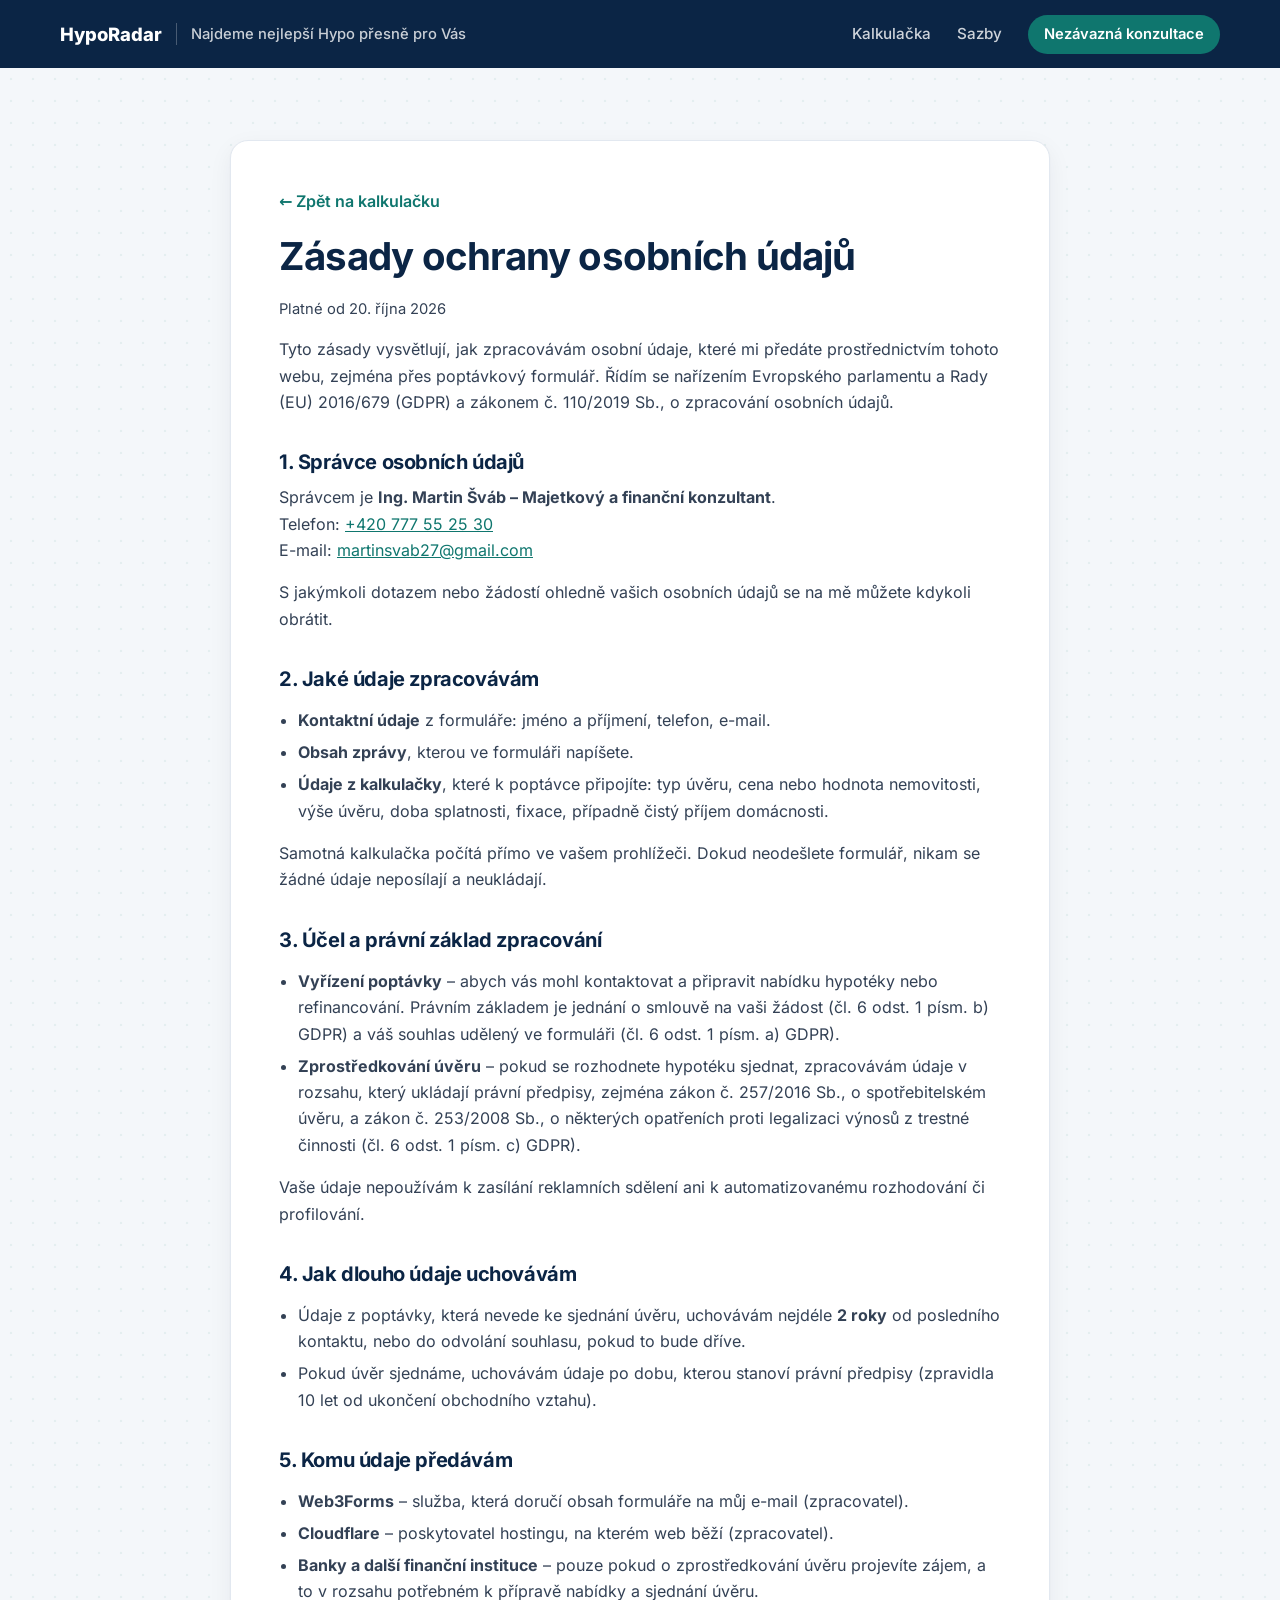
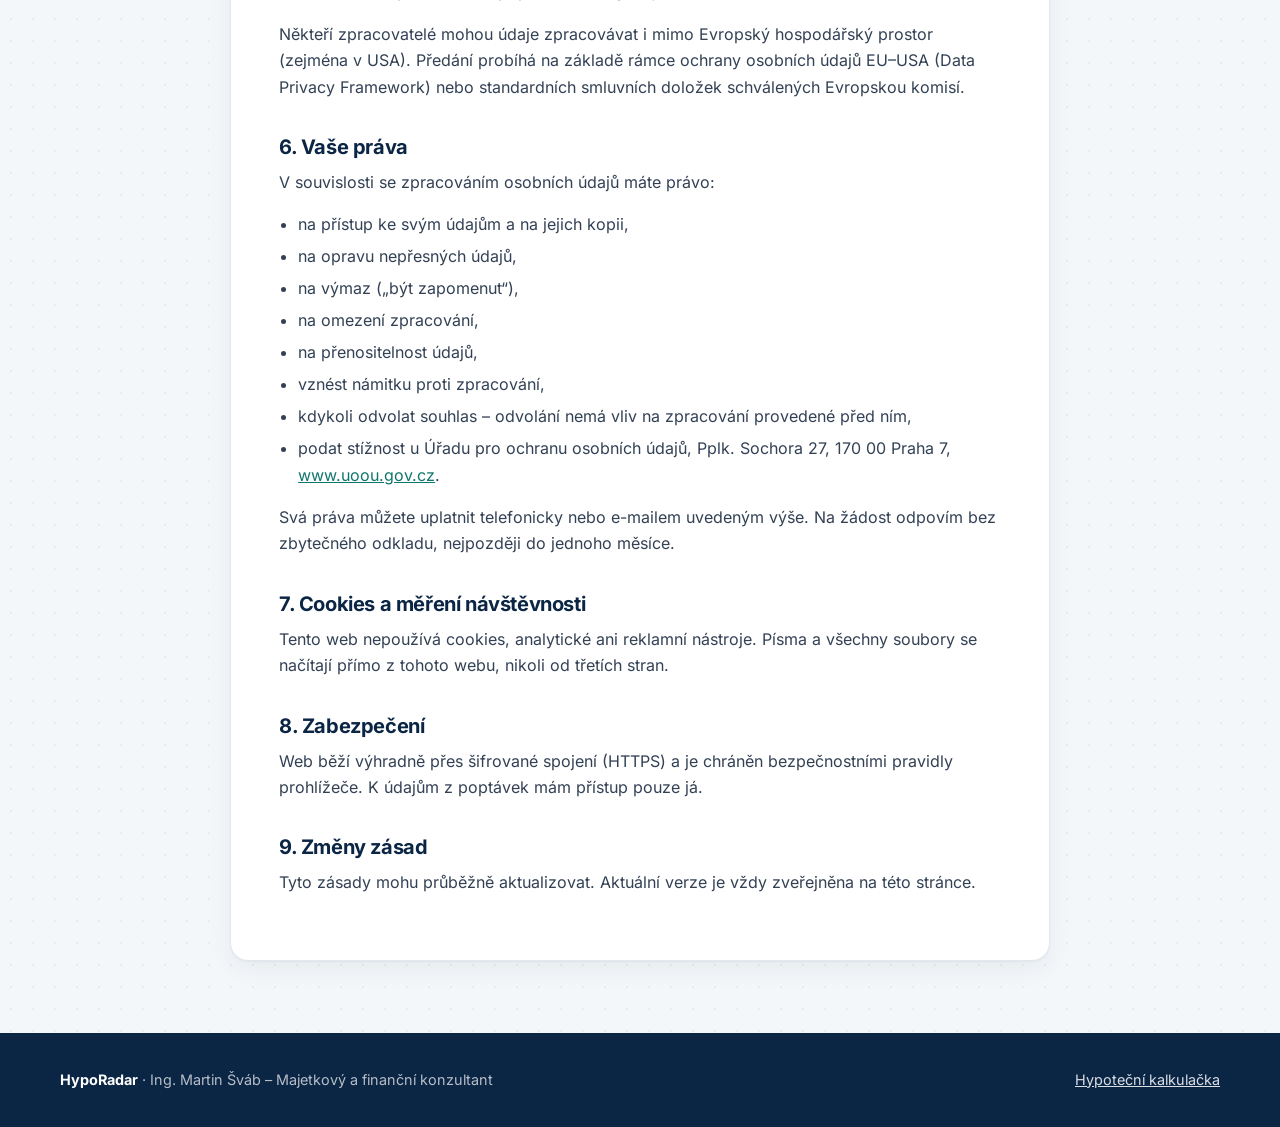
<file: zasady-ochrany-osobnich-udaju.html>
<!doctype html>
<html lang="cs">
<head>
  <meta charset="utf-8" />
  <meta name="viewport" content="width=device-width, initial-scale=1" />
  <title>Zásady ochrany osobních údajů – HypoRadar</title>
  <meta name="description" content="Jak zpracovávám osobní údaje z hypoteční kalkulačky a poptávkového formuláře." />
  <link rel="preload" href="assets/fonts/inter-latin-wght-normal.woff2" as="font" type="font/woff2" crossorigin />
  <link rel="stylesheet" href="styles.css" />
  <link rel="icon" href="data:image/svg+xml,%3Csvg xmlns='http://www.w3.org/2000/svg' viewBox='0 0 32 32'%3E%3Crect width='32' height='32' rx='8' fill='%230f766e'/%3E%3Cpath d='M8 17l8-7 8 7v7h-5v-5h-6v5H8z' fill='white'/%3E%3C/svg%3E" />
</head>
<body>
  <header class="nav">
    <div class="container nav__inner">
      <div class="nav__brand">
        <a href="index.html" class="logo" aria-label="Domů"><span data-brand>HypoRadar</span></a>
        <span class="nav__tagline">Najdeme nejlepší Hypo přesně pro Vás</span>
      </div>
      <nav class="nav__links" aria-label="Hlavní navigace">
        <a href="index.html#kalkulacka">Kalkulačka</a>
        <a href="index.html#sazby">Sazby</a>
        <a href="index.html#kontakt" class="btn btn--small"><span class="lbl-long">Nezávazná konzultace</span><span class="lbl-short">Konzultace</span></a>
      </nav>
    </div>
  </header>

  <main class="legal">
    <div class="container">
      <article class="card legal__card">
        <a href="index.html" class="legal__back">← Zpět na kalkulačku</a>
        <h1>Zásady ochrany osobních údajů</h1>
        <p class="legal__meta">Platné od 20. října 2026</p>

        <p>Tyto zásady vysvětlují, jak zpracovávám osobní údaje, které mi předáte prostřednictvím tohoto webu, zejména přes poptávkový formulář. Řídím se nařízením Evropského parlamentu a Rady (EU) 2016/679 (GDPR) a zákonem č. 110/2019 Sb., o zpracování osobních údajů.</p>

        <h2>1. Správce osobních údajů</h2>
        <p>Správcem je <strong data-advisor>Ing. Martin Šváb</strong>.<br />
          Telefon: <a data-phone href="#">—</a><br />
          E-mail: <span data-privacy-email>—</span></p>
        <p>S jakýmkoli dotazem nebo žádostí ohledně vašich osobních údajů se na mě můžete kdykoli obrátit.</p>

        <h2>2. Jaké údaje zpracovávám</h2>
        <ul>
          <li><strong>Kontaktní údaje</strong> z formuláře: jméno a příjmení, telefon, e-mail.</li>
          <li><strong>Obsah zprávy</strong>, kterou ve formuláři napíšete.</li>
          <li><strong>Údaje z kalkulačky</strong>, které k poptávce připojíte: typ úvěru, cena nebo hodnota nemovitosti, výše úvěru, doba splatnosti, fixace, případně čistý příjem domácnosti.</li>
        </ul>
        <p>Samotná kalkulačka počítá přímo ve vašem prohlížeči. Dokud neodešlete formulář, nikam se žádné údaje neposílají a neukládají.</p>

        <h2>3. Účel a právní základ zpracování</h2>
        <ul>
          <li><strong>Vyřízení poptávky</strong> – abych vás mohl kontaktovat a připravit nabídku hypotéky nebo refinancování. Právním základem je jednání o smlouvě na vaši žádost (čl. 6 odst. 1 písm. b) GDPR) a váš souhlas udělený ve formuláři (čl. 6 odst. 1 písm. a) GDPR).</li>
          <li><strong>Zprostředkování úvěru</strong> – pokud se rozhodnete hypotéku sjednat, zpracovávám údaje v rozsahu, který ukládají právní předpisy, zejména zákon č. 257/2016 Sb., o spotřebitelském úvěru, a zákon č. 253/2008 Sb., o některých opatřeních proti legalizaci výnosů z trestné činnosti (čl. 6 odst. 1 písm. c) GDPR).</li>
        </ul>
        <p>Vaše údaje nepoužívám k zasílání reklamních sdělení ani k automatizovanému rozhodování či profilování.</p>

        <h2>4. Jak dlouho údaje uchovávám</h2>
        <ul>
          <li>Údaje z poptávky, která nevede ke sjednání úvěru, uchovávám nejdéle <strong>2 roky</strong> od posledního kontaktu, nebo do odvolání souhlasu, pokud to bude dříve.</li>
          <li>Pokud úvěr sjednáme, uchovávám údaje po dobu, kterou stanoví právní předpisy (zpravidla 10 let od ukončení obchodního vztahu).</li>
        </ul>

        <h2>5. Komu údaje předávám</h2>
        <ul>
          <li><strong>Web3Forms</strong> – služba, která doručí obsah formuláře na můj e-mail (zpracovatel).</li>
          <li><strong>Cloudflare</strong> – poskytovatel hostingu, na kterém web běží (zpracovatel).</li>
          <li><strong>Banky a další finanční instituce</strong> – pouze pokud o zprostředkování úvěru projevíte zájem, a to v rozsahu potřebném k přípravě nabídky a sjednání úvěru.</li>
        </ul>
        <p>Někteří zpracovatelé mohou údaje zpracovávat i mimo Evropský hospodářský prostor (zejména v USA). Předání probíhá na základě rámce ochrany osobních údajů EU–USA (Data Privacy Framework) nebo standardních smluvních doložek schválených Evropskou komisí.</p>

        <h2>6. Vaše práva</h2>
        <p>V souvislosti se zpracováním osobních údajů máte právo:</p>
        <ul>
          <li>na přístup ke svým údajům a na jejich kopii,</li>
          <li>na opravu nepřesných údajů,</li>
          <li>na výmaz („být zapomenut“),</li>
          <li>na omezení zpracování,</li>
          <li>na přenositelnost údajů,</li>
          <li>vznést námitku proti zpracování,</li>
          <li>kdykoli odvolat souhlas – odvolání nemá vliv na zpracování provedené před ním,</li>
          <li>podat stížnost u Úřadu pro ochranu osobních údajů, Pplk. Sochora 27, 170 00 Praha 7, <a href="https://uoou.gov.cz" rel="noopener">www.uoou.gov.cz</a>.</li>
        </ul>
        <p>Svá práva můžete uplatnit telefonicky nebo e-mailem uvedeným výše. Na žádost odpovím bez zbytečného odkladu, nejpozději do jednoho měsíce.</p>

        <h2>7. Cookies a měření návštěvnosti</h2>
        <p>Tento web nepoužívá cookies, analytické ani reklamní nástroje. Písma a všechny soubory se načítají přímo z tohoto webu, nikoli od třetích stran.</p>

        <h2>8. Zabezpečení</h2>
        <p>Web běží výhradně přes šifrované spojení (HTTPS) a je chráněn bezpečnostními pravidly prohlížeče. K údajům z poptávek mám přístup pouze já.</p>

        <h2>9. Změny zásad</h2>
        <p>Tyto zásady mohu průběžně aktualizovat. Aktuální verze je vždy zveřejněna na této stránce.</p>
      </article>
    </div>
  </main>

  <footer class="footer">
    <div class="container footer__inner">
      <p><strong data-brand>HypoRadar</strong> · <span data-advisor>—</span></p>
      <p><a href="index.html">Hypoteční kalkulačka</a></p>
    </div>
  </footer>

  <script src="config.js"></script>
  <script src="legal.js"></script>
</body>
</html>
</file>
<file: styles.css>
:root {
  --bg: #f5f7fa;
  --surface: #ffffff;
  --ink: #0f1b2d;
  --muted: #5b6b80;
  --line: #e2e8f0;
  --brand: #0f766e;
  --brand-ink: #0b5e58;
  --brand-soft: #e6f4f2;
  --accent: #f59e0b;
  --navy: #0b2545;
  --navy-2: #13355f;
  --ok: #16a34a;
  --warn: #d97706;
  --bad: #dc2626;
  --radius: 18px;
  --radius-sm: 12px;
  --shadow: 0 1px 2px rgba(15, 27, 45, .04), 0 8px 24px rgba(15, 27, 45, .06);
  --shadow-lg: 0 20px 50px rgba(11, 37, 69, .18);
}

* { box-sizing: border-box; }
html { scroll-behavior: smooth; }
@font-face {
  font-family: "Inter";
  font-style: normal;
  font-weight: 100 900;
  font-display: swap;
  src: url("assets/fonts/inter-latin-ext-wght-normal.woff2") format("woff2");
  unicode-range: U+0100-02AF, U+0304, U+0308, U+0329, U+1E00-1E9F, U+1EF2-1EFF, U+2020, U+20A0-20AB, U+20AD-20C0, U+2113, U+2C60-2C7F, U+A720-A7FF;
}
@font-face {
  font-family: "Inter";
  font-style: normal;
  font-weight: 100 900;
  font-display: swap;
  src: url("assets/fonts/inter-latin-wght-normal.woff2") format("woff2");
  unicode-range: U+0000-00FF, U+0131, U+0152-0153, U+02BB-02BC, U+02C6, U+02DA, U+02DC, U+0304, U+0308, U+0329, U+2000-206F, U+20AC, U+2122, U+2191, U+2193, U+2212, U+2215, U+FEFF, U+FFFD;
}

body {
  margin: 0;
  font-family: "Inter", system-ui, -apple-system, "Segoe UI", Roboto, sans-serif;
  color: var(--ink);
  background: var(--bg);
  line-height: 1.55;
  -webkit-font-smoothing: antialiased;
}
h1, h2, h3 { line-height: 1.15; letter-spacing: -.02em; margin: 0 0 .5em; }
h2 { font-size: clamp(1.6rem, 3vw, 2.2rem); }
h3 { font-size: 1.15rem; }
p { margin: 0 0 1em; }
a { color: var(--brand); }
[hidden] { display: none !important; }

.container { width: min(1160px, 100% - 32px); margin-inline: auto; }

/* ---------- Buttons ---------- */
.btn {
  display: inline-flex; align-items: center; justify-content: center; gap: .5em;
  padding: .85em 1.4em; border-radius: 999px; border: 0;
  background: var(--brand); color: #fff; font: inherit; font-weight: 600;
  text-decoration: none; cursor: pointer;
  transition: transform .15s ease, background .15s ease, box-shadow .15s ease;
}
.btn:hover { background: var(--brand-ink); transform: translateY(-1px); }
.btn:focus-visible { outline: 3px solid rgba(15, 118, 110, .35); outline-offset: 2px; }
.btn--small { padding: .55em 1.1em; font-size: .92rem; }
.btn--light { background: #fff; color: var(--navy); }
.btn--light:hover { background: #eef6f5; }
.btn--outline { background: rgba(255,255,255,.7); color: var(--navy); box-shadow: inset 0 0 0 1.5px #c5d0dc; }
.btn--outline:hover { background: #fff; box-shadow: inset 0 0 0 1.5px var(--navy); }
.btn--accent { background: var(--accent); color: #1f1300; font-size: 1.15rem; font-weight: 700; padding: 1em 1.4em; }
.btn--accent:hover { background: #fbbf24; }
.btn--block { width: 100%; }

/* ---------- Nav ---------- */
.nav {
  position: sticky; top: 0; z-index: 20;
  background: var(--navy);
  backdrop-filter: saturate(160%) blur(10px);
  -webkit-backdrop-filter: saturate(160%) blur(10px);
}
.nav__inner { display: flex; align-items: center; justify-content: space-between; height: 68px; }
.logo { display: flex; align-items: center; gap: .6em; color: #fff; text-decoration: none; font-weight: 800; font-size: 1.15rem; }
.nav__brand { display: flex; align-items: center; gap: 14px; min-width: 0; }
.nav__tagline { color: rgba(255,255,255,.78); font-size: .92rem; font-weight: 500; padding-left: 14px; border-left: 1px solid rgba(255,255,255,.25); white-space: nowrap; }
.lbl-short { display: none; }
.nav__links { display: flex; align-items: center; gap: 1.6rem; }
.nav__links a:not(.btn) { color: rgba(255,255,255,.8); text-decoration: none; font-weight: 500; font-size: .95rem; }
.nav__links a:not(.btn):hover { color: #fff; }
@media (max-width: 1080px) { .nav__links a:not(.btn) { display: none; } }
@media (max-width: 640px) {
  .nav__brand { flex-direction: column; align-items: flex-start; gap: 2px; }
  .nav__tagline { border: 0; padding: 0; font-size: .74rem; white-space: normal; max-width: 200px; line-height: 1.25; text-wrap: balance; }
  .lbl-long { display: none; }
  .lbl-short { display: inline; }
}

/* ---------- Hero ---------- */
.hero {
  color: var(--ink);
  /* barvy oblohy mění scene.js podle denní doby */
  background: linear-gradient(180deg, var(--sky-top, #e6f2fb) 0%, var(--sky-bottom, #ffffff) 70%);
  padding: clamp(40px, 6vw, 64px) 0 max(130px, calc(20vw - 90px));
  position: relative;
  overflow: hidden;
  isolation: isolate;
}
.hero__scene {
  position: absolute; left: 0; right: 0; bottom: 0; z-index: -1;
  width: 100%; height: max(200px, 20vw);
  pointer-events: none; user-select: none;
  filter: brightness(calc(1 - .55 * var(--night, 0))) saturate(calc(1 - .35 * var(--night, 0)));
}
.hero__lights { filter: none; opacity: var(--night, 0); }
/* Radar na střeše: blikající světlo a vysílané vlny (bez nočního stmavení) */
.hero__beacon { filter: none; }
.beacon__led { animation: beacon-led 1.8s ease-in-out infinite; }
.beacon__glow { opacity: 0; animation: beacon-glow 1.8s ease-out infinite; }
.beacon__wave { opacity: 0; animation: beacon-wave 1.8s ease-out infinite; }
.beacon__wave--2 { animation-delay: .2s; }
.beacon__wave--3 { animation-delay: .4s; }
@keyframes beacon-led { 0%, 14% { opacity: 1; } 22%, 100% { opacity: .25; } }
@keyframes beacon-glow { 0% { opacity: .6; } 30%, 100% { opacity: 0; } }
@keyframes beacon-wave { 0% { opacity: 0; } 15% { opacity: .95; } 55%, 100% { opacity: 0; } }
@media (prefers-reduced-motion: reduce) {
  .beacon__led, .beacon__glow, .beacon__wave { animation: none; }
  .beacon__wave { opacity: .6; }
}
.hero__scene .shimmer { animation: shimmer 4s ease-in-out infinite; }
.hero__scene .shimmer--2 { animation-delay: -2s; }
@keyframes shimmer { 0%, 100% { opacity: .15; transform: translateX(-6px); } 50% { opacity: .55; transform: translateX(6px); } }

/* Obloha: hvězdy, slunce, měsíc */
.sky { position: absolute; inset: 0; z-index: -3; pointer-events: none; overflow: hidden; }
.sky__stars { position: absolute; inset: 0; opacity: var(--night, 0); }
.sky__stars span { position: absolute; border-radius: 50%; background: #fff; animation: twinkle 3.5s ease-in-out infinite; }
@keyframes twinkle { 0%, 100% { opacity: .35; } 50% { opacity: 1; } }
.sky__body { position: absolute; left: 0; top: 0; border-radius: 50%; will-change: transform; }
.sky__sun {
  width: 64px; height: 64px;
  background: radial-gradient(circle at 40% 40%, #fff3b0, #fcd34d 55%, #fbbf24);
  box-shadow: 0 0 60px 24px rgba(252, 211, 77, .45), 0 0 140px 60px rgba(253, 230, 138, .35);
}
.sky__sun span {
  position: absolute; inset: 0; border-radius: 50%;
  background: radial-gradient(circle at 40% 40%, #fed7aa, #fb923c 60%, #f97316);
  box-shadow: 0 0 70px 30px rgba(251, 146, 60, .45);
  opacity: var(--warm, 0);
}
.sky__moon {
  width: 48px; height: 48px; opacity: 0;
  background:
    radial-gradient(circle at 62% 38%, rgba(148, 163, 184, .45) 0 5px, transparent 6px),
    radial-gradient(circle at 36% 62%, rgba(148, 163, 184, .4) 0 7px, transparent 8px),
    radial-gradient(circle at 66% 70%, rgba(148, 163, 184, .35) 0 3px, transparent 4px),
    radial-gradient(circle at 40% 40%, #ffffff, #e2e8f0);
  box-shadow: 0 0 40px 12px rgba(226, 232, 240, .35);
}
.hero::after {
  /* zesvětlení vlevo kvůli čitelnosti textu */
  content: ""; position: absolute; inset: 0; z-index: -1;
  background: linear-gradient(90deg, rgba(255, 255, 255, .7) 0%, rgba(255, 255, 255, .35) 40%, rgba(255, 255, 255, 0) 65%);
  -webkit-mask-image: linear-gradient(180deg, #000 55%, transparent 80%);
  mask-image: linear-gradient(180deg, #000 55%, transparent 80%);
  opacity: calc(1 - var(--night, 0));
  pointer-events: none;
}
/* Noc: světlý text na tmavé obloze */
.hero h1, .hero .lead, .hero .eyebrow, .hero__badges, .hero__badges strong { transition: color 1.2s ease; }
.hero.is-night h1 { color: #ffffff; }
.hero.is-night .lead { color: rgba(255, 255, 255, .85); }
.hero.is-night .eyebrow { color: #5eead4; }
.hero.is-night .hero__badges { color: rgba(255, 255, 255, .8); }
.hero.is-night .hero__badges strong { color: #ffffff; }
.hero.is-night .btn--outline { background: rgba(255, 255, 255, .1); color: #fff; box-shadow: inset 0 0 0 1.5px rgba(255, 255, 255, .45); }
.hero__inner { display: grid; grid-template-columns: 1.3fr 1fr; gap: 48px; align-items: start; }
.eyebrow { text-transform: uppercase; letter-spacing: .14em; font-size: .78rem; font-weight: 700; color: var(--brand); margin-bottom: 1em; }
.hero h1 { font-size: clamp(2rem, 5vw, 3.4rem); font-weight: 800; color: var(--navy); }
.lead { font-size: clamp(1.02rem, 1.6vw, 1.2rem); color: #3b4a5e; max-width: 34em; }
.hero__cta { display: flex; flex-wrap: wrap; gap: 12px; margin: 28px 0 24px; }
.hero__badges { list-style: none; padding: 0; margin: 0; display: flex; flex-wrap: wrap; gap: 10px 24px; color: #3b4a5e; font-size: .92rem; }
.hero__badges li { display: flex; align-items: center; gap: .5em; }
.hero__badges strong { color: var(--ink); font-weight: 700; }
.dot { width: 8px; height: 8px; border-radius: 50%; background: #10b981; box-shadow: 0 0 0 4px rgba(16, 185, 129, .18); }

.hero__card {
  justify-self: end; width: min(100%, 320px);
  background: rgba(255, 255, 255, .88);
  border: 1px solid var(--line);
  border-radius: 24px;
  padding: 22px 24px;
  backdrop-filter: blur(8px);
  -webkit-backdrop-filter: blur(8px);
  box-shadow: var(--shadow);
}
.hero__card-label { font-size: .85rem; color: var(--muted); margin-bottom: .2em; }
.hero__card-rate { font-size: 2.4rem; font-weight: 800; letter-spacing: -.03em; margin-bottom: .4em; color: var(--brand); }
.hero__card-sub { font-size: .85rem; color: var(--muted); margin-bottom: .1em; }
.hero__card-pay { font-size: 1.25rem; font-weight: 700; margin: 0; color: var(--navy); }
/* nízké obrazovky notebooků: kompaktnější úvod, aby byla vidět kalkulačka */
@media (min-width: 861px) and (max-height: 820px) {
  .hero { padding-top: 28px; }
  .hero h1 { font-size: clamp(2rem, 3.6vw, 2.75rem); }
  .hero__cta { margin: 20px 0 16px; }
  .eyebrow { margin-bottom: .6em; }
}
@media (max-width: 860px) {
  .hero { padding-bottom: 185px; }
  .sky__sun { width: 44px; height: 44px; }
  .sky__moon { width: 36px; height: 36px; }
  .hero__inner { grid-template-columns: 1fr; }
  .hero__card { display: none; }
  .hero__scene { height: 190px; }
  .hero::after { display: none; }
}

/* ---------- Sections ---------- */
.section { padding: clamp(56px, 8vw, 96px) 0; scroll-margin-top: 68px; }
#vysledek { scroll-margin-top: 84px; }
.section--alt { background: #eef2f7; }
.section__head { max-width: 640px; margin-bottom: 32px; }
.section__head p { color: var(--muted); font-size: 1.05rem; }
/* kalkulačka začíná až pod úvodem, aby nezakrývala domek */
#kalkulacka { padding-top: 28px; }

/* Pozadí sekcí – jeden motiv (jemné tečky / síť jako na plánku) v různých odstínech */
#kalkulacka {
  background:
    radial-gradient(700px 360px at 90% 0%, rgba(20, 184, 166, .10), transparent 70%),
    radial-gradient(600px 400px at 0% 80%, rgba(11, 37, 69, .05), transparent 70%),
    radial-gradient(rgba(15, 118, 110, .09) 1px, transparent 1.6px) 0 0 / 22px 22px,
    #f4f7fa;
}
#sazby {
  background:
    linear-gradient(rgba(15, 118, 110, .055) 1px, transparent 1px) 0 0 / 32px 32px,
    linear-gradient(90deg, rgba(15, 118, 110, .055) 1px, transparent 1px) 0 0 / 32px 32px,
    linear-gradient(180deg, #e7f3f0 0%, #eef2f8 100%);
}
#jak-to-funguje {
  background:
    radial-gradient(520px 320px at 100% 0%, rgba(20, 184, 166, .10), transparent 70%),
    radial-gradient(520px 320px at 0% 100%, rgba(245, 158, 11, .08), transparent 70%),
    radial-gradient(rgba(11, 37, 69, .06) 1px, transparent 1.6px) 0 0 / 22px 22px,
    #ffffff;
}
#kontakt {
  background:
    radial-gradient(700px 400px at 100% 100%, rgba(15, 118, 110, .12), transparent 70%),
    linear-gradient(rgba(11, 37, 69, .045) 1px, transparent 1px) 0 0 / 32px 32px,
    linear-gradient(90deg, rgba(11, 37, 69, .045) 1px, transparent 1px) 0 0 / 32px 32px,
    linear-gradient(160deg, #eaf2fb 0%, #e8f4f1 100%);
}
#kalkulacka .section__head { position: absolute; width: 1px; height: 1px; overflow: hidden; clip: rect(0 0 0 0); white-space: nowrap; }

.card { background: var(--surface); border-radius: var(--radius); box-shadow: var(--shadow); border: 1px solid var(--line); }
.card--dark { background: var(--navy); color: #fff; border: 0; box-shadow: var(--shadow-lg); }

/* ---------- Calculator ---------- */
.calc { display: grid; grid-template-columns: minmax(0, 1.35fr) minmax(0, 1fr); gap: 24px; align-items: start; }
.calc__form { padding: clamp(20px, 3vw, 36px); }
.calc__result { position: sticky; top: 88px; }
@media (max-width: 960px) {
  .calc { grid-template-columns: 1fr; }
  .calc__result { position: static; }
}

.step { border: 0; padding: 0; margin: 0 0 32px; min-width: 0; }
.step:last-child { margin-bottom: 0; }
.step + .step { padding-top: 28px; border-top: 1px solid var(--line); }
.step legend { display: flex; align-items: center; gap: .7em; font-size: 1.15rem; font-weight: 700; margin-bottom: 18px; padding: 0; }
.step__num { display: grid; place-items: center; width: 28px; height: 28px; border-radius: 50%; background: var(--brand-soft); color: var(--brand); font-size: .9rem; font-weight: 800; }

.choice { display: grid; grid-template-columns: repeat(3, 1fr); gap: 12px; }
@media (max-width: 520px) { .choice { grid-template-columns: 1fr; } }
.choice__item { position: relative; cursor: pointer; }
.choice__item input { position: absolute; opacity: 0; pointer-events: none; }
.choice__body {
  display: grid; grid-template-columns: auto 1fr; grid-template-rows: auto auto; column-gap: 14px;
  padding: 16px 18px; border-radius: var(--radius-sm);
  border: 1.5px solid var(--line); background: #fff;
  transition: border-color .15s, box-shadow .15s, background .15s;
}
.choice__item:hover .choice__body { border-color: #b8c4d4; }
.choice__item input:checked + .choice__body { border-color: var(--brand); background: var(--brand-soft); box-shadow: 0 0 0 3px rgba(15, 118, 110, .12); }
.choice__item input:focus-visible + .choice__body { outline: 3px solid rgba(15, 118, 110, .35); outline-offset: 2px; }
.choice__icon { grid-row: span 2; display: grid; place-items: center; width: 44px; height: 44px; border-radius: 12px; background: #fff; border: 1px solid var(--line); }
.choice__icon svg { width: 24px; height: 24px; fill: none; stroke: var(--brand); stroke-width: 1.8; stroke-linecap: round; stroke-linejoin: round; }
.choice__title { font-weight: 700; }
.choice__desc { font-size: .88rem; color: var(--muted); }
@media (min-width: 521px) {
  /* tři volby vedle sebe: ikona nad textem */
  .choice__body { grid-template-columns: 1fr; grid-template-rows: auto; row-gap: 4px; padding: 16px; }
  .choice__icon { grid-row: auto; margin-bottom: 8px; }
}

.field { margin-bottom: 20px; }
.field:last-child { margin-bottom: 0; }
.field label, .field .label { display: block; font-weight: 600; font-size: .95rem; margin-bottom: 8px; }
.field__row { display: flex; align-items: center; justify-content: space-between; gap: 12px; flex-wrap: wrap; margin-bottom: 10px; }
.field__row label { margin: 0; }
.field__row .money { margin-left: auto; }
.field-grid { display: grid; grid-template-columns: 1fr 1fr; gap: 16px; margin-bottom: 20px; }
.field-grid .field { margin: 0; }
@media (max-width: 520px) { .field-grid { grid-template-columns: 1fr; } }
.opt { font-weight: 400; color: var(--muted); font-size: .82rem; margin-left: .3em; }
.hint { font-size: .85rem; color: var(--muted); margin: 8px 0 0; }

input[type="text"], input[type="tel"], input[type="email"], select, textarea {
  width: 100%; font: inherit; color: var(--ink);
  padding: .7em .9em; border-radius: 10px; border: 1.5px solid var(--line); background: #fff;
  transition: border-color .15s, box-shadow .15s;
}
textarea { resize: vertical; }
input:focus, select:focus, textarea:focus { outline: none; border-color: var(--brand); box-shadow: 0 0 0 3px rgba(15, 118, 110, .15); }
input.invalid { border-color: var(--bad); }

.money { position: relative; display: inline-flex; align-items: center; flex: none; }
.money input { width: calc(8ch + 4.6em); text-align: right; padding-right: 2.6em; font-weight: 600; font-variant-numeric: tabular-nums; }
.money span { position: absolute; right: .9em; color: var(--muted); font-weight: 500; pointer-events: none; }

/* Posuvníky: silnější stopa s barevným přechodem, výrazný jezdec */
input[type="range"] {
  -webkit-appearance: none; appearance: none; width: 100%; height: 30px;
  background: transparent; cursor: pointer; margin: 2px 0;
}
input[type="range"]::-webkit-slider-runnable-track {
  height: 10px; border-radius: 999px;
  background: linear-gradient(90deg, #2dd4bf 0%, var(--brand) var(--p, 50%), #e3e9f0 var(--p, 50%));
  box-shadow: inset 0 1px 2px rgba(15, 27, 45, .08);
}
input[type="range"]::-webkit-slider-thumb {
  -webkit-appearance: none; width: 28px; height: 28px; margin-top: -9px; border-radius: 50%; border: 0;
  background: radial-gradient(circle, var(--brand) 0 5px, #fff 6px);
  box-shadow: 0 0 0 5px rgba(15, 118, 110, .14), 0 4px 12px rgba(11, 37, 69, .25);
  transition: transform .15s ease, box-shadow .15s ease;
}
input[type="range"]:hover::-webkit-slider-thumb { box-shadow: 0 0 0 8px rgba(15, 118, 110, .16), 0 4px 12px rgba(11, 37, 69, .25); }
input[type="range"]:active::-webkit-slider-thumb { transform: scale(1.12); }
input[type="range"]::-moz-range-track { height: 10px; border-radius: 999px; background: #e3e9f0; }
input[type="range"]::-moz-range-progress { height: 10px; border-radius: 999px; background: linear-gradient(90deg, #2dd4bf, var(--brand)); }
input[type="range"]::-moz-range-thumb {
  width: 28px; height: 28px; border-radius: 50%; border: 0;
  background: radial-gradient(circle, var(--brand) 0 5px, #fff 6px);
  box-shadow: 0 0 0 5px rgba(15, 118, 110, .14), 0 4px 12px rgba(11, 37, 69, .25);
  transition: transform .15s ease, box-shadow .15s ease;
}
input[type="range"]:hover::-moz-range-thumb { box-shadow: 0 0 0 8px rgba(15, 118, 110, .16), 0 4px 12px rgba(11, 37, 69, .25); }
input[type="range"]:active::-moz-range-thumb { transform: scale(1.12); }
input[type="range"]:focus { outline: none; }
input[type="range"]:focus-visible::-webkit-slider-thumb { box-shadow: 0 0 0 8px rgba(15, 118, 110, .3), 0 4px 12px rgba(11, 37, 69, .25); }
input[type="range"]:focus-visible::-moz-range-thumb { box-shadow: 0 0 0 8px rgba(15, 118, 110, .3), 0 4px 12px rgba(11, 37, 69, .25); }
.scale { display: flex; justify-content: space-between; font-size: .8rem; color: var(--muted); }
.pill { background: var(--brand-soft); color: var(--brand-ink); font-weight: 700; padding: .3em .8em; border-radius: 999px; font-variant-numeric: tabular-nums; }

.segmented { display: grid; grid-template-columns: repeat(5, 1fr); gap: 6px; padding: 5px; background: #eef2f7; border-radius: 12px; }
.segmented button {
  font: inherit; font-weight: 600; font-size: .92rem; padding: .6em .4em; border: 0; border-radius: 9px;
  background: transparent; color: var(--muted); cursor: pointer; transition: background .15s, color .15s;
}
.segmented button:hover { color: var(--ink); }
.segmented button[aria-pressed="true"] { background: #fff; color: var(--brand-ink); box-shadow: 0 1px 3px rgba(15, 27, 45, .12); }

.check { display: flex; align-items: flex-start; gap: .7em; cursor: pointer; font-weight: 500 !important; font-size: .95rem; }
.check input { width: 18px; height: 18px; margin-top: .15em; accent-color: var(--brand); flex: none; }
.check small { display: block; color: var(--muted); font-weight: 400; }

.loan-box {
  display: flex; align-items: center; flex-wrap: wrap; gap: 8px 14px;
  padding: 14px 18px; border-radius: var(--radius-sm); background: var(--brand-soft);
}
.loan-box > label { color: var(--brand-ink); font-weight: 600; margin: 0; }
.loan-box .money input { border-color: rgba(15, 118, 110, .3); font-size: 1.05rem; }
@media (max-width: 520px) {
  .loan-box { padding: 14px; gap: 8px 10px; }
  .loan-box > label { flex-basis: 100%; }
}
.loan-box strong { font-size: 1.25rem; font-variant-numeric: tabular-nums; }
.chip { margin-left: auto; font-size: .8rem; font-weight: 700; padding: .3em .75em; border-radius: 999px; background: #fff; color: var(--brand-ink); }
.chip--warn { background: #fef3c7; color: #92400e; }
.chip--bad { background: #fee2e2; color: #991b1b; }

/* ---------- Rozbalovací výběr ---------- */
.select { position: relative; }
.select__btn {
  width: 100%; display: flex; align-items: center; justify-content: space-between; gap: 12px;
  font: inherit; font-weight: 600; color: var(--ink); text-align: left;
  padding: .8em 1.1em .8em 1.4em; border-radius: 999px;
  border: 1.5px solid var(--line); background: #fff; cursor: pointer;
  transition: border-color .2s, box-shadow .2s, background .2s;
}
.select__btn:hover { border-color: #b8c4d4; }
.select__btn:focus-visible, .select.is-open .select__btn { outline: none; border-color: var(--brand); box-shadow: 0 0 0 4px rgba(15, 118, 110, .14); }
.select__chev {
  width: 30px; height: 30px; padding: 6px; flex: none; border-radius: 50%;
  background: var(--brand-soft); fill: none; stroke: var(--brand); stroke-width: 2; stroke-linecap: round; stroke-linejoin: round;
  transition: transform .45s cubic-bezier(.2, .8, .2, 1), background .2s;
}
.select.is-open .select__chev { transform: rotate(180deg); background: var(--brand); stroke: #fff; }
.select__menu {
  position: absolute; left: 0; right: 0; top: calc(100% + 10px); z-index: 15;
  list-style: none; margin: 0; padding: 8px;
  background: #fff; border: 1px solid var(--line); border-radius: 26px;
  box-shadow: 0 24px 48px rgba(11, 37, 69, .16), 0 4px 12px rgba(11, 37, 69, .06);
  transform-origin: top center;
  opacity: 0; visibility: hidden; transform: translateY(-10px) scale(.97);
  clip-path: inset(0 0 100% 0 round 26px);
  transition: opacity .35s ease, transform .5s cubic-bezier(.2, .8, .2, 1), clip-path .55s cubic-bezier(.2, .8, .2, 1), visibility 0s linear .55s;
}
.select.is-open .select__menu {
  opacity: 1; visibility: visible; transform: none; clip-path: inset(0 0 0 0 round 26px);
  transition: opacity .35s ease, transform .5s cubic-bezier(.2, .8, .2, 1), clip-path .55s cubic-bezier(.2, .8, .2, 1), visibility 0s;
}
.select__menu:focus { outline: none; }
.select__menu [role="option"] {
  display: flex; align-items: center; justify-content: space-between; gap: 12px;
  padding: .7em 1.1em; border-radius: 999px; cursor: pointer; font-weight: 500;
  opacity: 0; transform: translateY(-6px);
  transition: background .2s, color .2s, opacity .3s ease, transform .4s cubic-bezier(.2, .8, .2, 1);
}
.select.is-open [role="option"] { opacity: 1; transform: none; transition-delay: 0s, 0s, var(--d, .08s), var(--d, .08s); }
.select__menu [role="option"]:nth-child(2) { --d: .13s; }
.select__menu [role="option"]:nth-child(3) { --d: .18s; }
.select__menu [role="option"]:nth-child(4) { --d: .23s; }
.select__menu [role="option"]:nth-child(5) { --d: .28s; }
.hp { position: absolute; left: -9999px; width: 1px; height: 1px; opacity: 0; }
.select__menu [role="option"].is-active { background: var(--brand-soft); color: var(--brand-ink); }
.select__menu [role="option"][aria-selected="true"] { font-weight: 700; color: var(--brand-ink); }
.select__check { width: 18px; height: 18px; fill: none; stroke: var(--brand); stroke-width: 2.4; stroke-linecap: round; stroke-linejoin: round; opacity: 0; }
[aria-selected="true"] > .select__check { opacity: 1; }

.money--years input { width: calc(2ch + 4.9em); padding-right: 3.2em; }

/* ---------- Result ---------- */
.result { padding: clamp(22px, 3vw, 32px); }
.result__label { color: rgba(255,255,255,.85); font-weight: 600; font-size: clamp(1.15rem, 1.6vw, 1.3rem); margin-bottom: .35em; }
.result__range { font-size: clamp(1.8rem, 3.6vw, 2.5rem); font-weight: 800; letter-spacing: -.03em; line-height: 1.1; margin-bottom: .3em; font-variant-numeric: tabular-nums; }
.result__avg { color: rgba(255,255,255,.8); margin-bottom: 1.2em; }
.result__avg strong { color: #5eead4; }

.rangebar { margin-bottom: 20px; }
.rangebar__track { position: relative; height: 10px; border-radius: 999px; background: linear-gradient(90deg, #34d399, #fbbf24 70%, #f87171); }
.rangebar__marker {
  position: absolute; top: 50%; left: 50%; width: 20px; height: 20px; border-radius: 50%;
  background: #fff; border: 4px solid var(--navy); transform: translate(-50%, -50%);
  box-shadow: 0 0 0 2px #fff; transition: left .3s ease;
}
.rangebar__labels { display: flex; justify-content: space-between; font-size: .78rem; color: rgba(255,255,255,.6); margin-top: 8px; }

.result__alert { border-radius: 12px; padding: 12px 14px; font-size: .92rem; margin-bottom: 16px; background: rgba(248, 113, 113, .16); color: #fee2e2; }

.result__list { margin: 0 0 20px; display: grid; gap: 0; }
.result__list > div { display: flex; justify-content: space-between; gap: 12px; padding: 10px 0; border-bottom: 1px solid rgba(255,255,255,.1); font-size: .93rem; }
.result__list dt { color: rgba(255,255,255,.65); }
.result__list dd { margin: 0; font-weight: 600; text-align: right; font-variant-numeric: tabular-nums; }
.tag { display: inline-block; font-size: .75rem; font-weight: 700; padding: .15em .6em; border-radius: 999px; margin-left: .4em; vertical-align: 1px; }
.tag--ok { background: rgba(52, 211, 153, .2); color: #6ee7b7; }
.tag--warn { background: rgba(251, 191, 36, .2); color: #fcd34d; }
.tag--bad { background: rgba(248, 113, 113, .2); color: #fca5a5; }

.result__note { font-size: .8rem; color: rgba(255,255,255,.55); margin: 12px 0 0; text-align: center; }

/* ---------- Rates table ---------- */
.table-card { overflow-x: auto; }
.rates { width: 100%; border-collapse: collapse; }
.rates th, .rates td { padding: 16px 22px; text-align: left; }
.rates thead th { font-size: .82rem; text-transform: uppercase; letter-spacing: .06em; color: var(--muted); border-bottom: 1px solid var(--line); font-weight: 600; }
.rates tbody tr + tr td { border-top: 1px solid var(--line); }
.rates tbody td:first-child { font-weight: 700; }
.rates .r-range { font-weight: 600; font-variant-numeric: tabular-nums; white-space: nowrap; }
.rates .r-avg { display: block; font-size: .82rem; color: var(--muted); }
.rates tr.is-active td { background: var(--brand-soft); }
@media (max-width: 560px) {
  .rates th, .rates td { padding: 12px 14px; }
  .rates thead th { font-size: .72rem; }
  .rates .r-range { font-size: .9rem; }
}

/* ---------- Steps ---------- */
.steps { list-style: none; padding: 0; margin: 0; display: grid; grid-template-columns: repeat(3, 1fr); gap: 20px; }
.steps li { padding: 28px; display: grid; grid-template-columns: auto 1fr; align-items: center; align-content: start; gap: 18px 16px; }
.steps h3 { margin: 0; font-size: clamp(1.25rem, 1.7vw, 1.32rem); }
.steps p { grid-column: 1 / -1; margin: 0; color: #334155; font-size: 1.06rem; line-height: 1.6; }
.steps__num { display: grid; place-items: center; width: 44px; height: 44px; border-radius: 12px; background: var(--brand); color: #fff; font-size: 1.3rem; font-weight: 800; }
@media (max-width: 760px) { .steps { grid-template-columns: 1fr; } }

/* ---------- Contact ---------- */
.contact { display: grid; grid-template-columns: 1fr 1.1fr; gap: 48px; align-items: start; }
@media (max-width: 860px) { .contact { grid-template-columns: 1fr; gap: 28px; } }
.contact__text p { color: var(--muted); font-size: 1.05rem; }
.ticks { list-style: none; padding: 0; margin: 0 0 24px; }
.ticks li { position: relative; padding-left: 30px; margin-bottom: 10px; font-weight: 500; }
.ticks li::before {
  content: ""; position: absolute; left: 0; top: .2em; width: 20px; height: 20px; border-radius: 50%;
  background: var(--brand-soft) url("data:image/svg+xml,%3Csvg xmlns='http://www.w3.org/2000/svg' viewBox='0 0 20 20'%3E%3Cpath d='M6 10.5l2.5 2.5L14 7.5' fill='none' stroke='%230f766e' stroke-width='2' stroke-linecap='round' stroke-linejoin='round'/%3E%3C/svg%3E") center/100% no-repeat;
}
.contact__phone a { font-weight: 700; text-decoration: none; }
.contact__form { padding: clamp(20px, 3vw, 32px); }
.contact__form .check { margin: 4px 0 18px; font-size: .88rem; color: var(--muted); }
.summary { background: var(--brand-soft); border-radius: 12px; padding: 12px 14px; margin-bottom: 16px; font-size: .88rem; }
.summary p { margin: 0; }
.summary__title { font-weight: 700; color: var(--brand-ink); margin-bottom: .2em !important; }
.form-error { color: var(--bad); font-size: .9rem; font-weight: 500; }
.form-success { margin-top: 16px; padding: 14px 16px; border-radius: 12px; background: #dcfce7; color: #14532d; display: grid; gap: 2px; }

/* ---------- Footer ---------- */
.footer { background: var(--navy); color: rgba(255,255,255,.7); padding: 36px 0; font-size: .9rem; }
.footer strong { color: #fff; }
.footer__inner { display: flex; flex-wrap: wrap; justify-content: space-between; gap: 8px 24px; }
.footer__inner p { margin: 0; }
.footer a { color: rgba(255,255,255,.85); }
.footer a:hover { color: #fff; }

/* ---------- Stránka Zásady ochrany osobních údajů ---------- */
.legal { padding: clamp(40px, 6vw, 72px) 0; background: radial-gradient(rgba(15, 118, 110, .07) 1px, transparent 1.6px) 0 0 / 22px 22px, #f4f7fa; }
.legal__card { max-width: 820px; margin-inline: auto; padding: clamp(24px, 4vw, 48px); }
.legal h1 { font-size: clamp(1.8rem, 4vw, 2.4rem); color: var(--navy); }
.legal h2 { font-size: 1.25rem; margin-top: 1.8em; color: var(--navy); }
.legal p, .legal li { color: #334155; line-height: 1.65; }
.legal ul { padding-left: 1.2em; }
.legal li { margin-bottom: .35em; }
.legal__meta { color: var(--muted); font-size: .92rem; }
.legal__back { display: inline-block; margin-bottom: 20px; font-weight: 600; text-decoration: none; }

/* ---------- Mobilní lišta se splátkou ---------- */
.mobilebar {
  position: fixed; left: 12px; right: 12px; bottom: 12px; z-index: 30;
  display: none; align-items: center; justify-content: space-between; gap: 12px;
  padding: 12px 16px; border-radius: 16px; background: var(--navy); color: #fff;
  box-shadow: var(--shadow-lg); text-decoration: none;
  transform: translateY(150%); transition: transform .25s ease;
}
.mobilebar.is-visible { transform: none; }
.mobilebar span { font-size: .8rem; color: rgba(255,255,255,.7); display: block; }
.mobilebar strong { font-size: 1.1rem; font-variant-numeric: tabular-nums; }
.mobilebar em { font-style: normal; font-weight: 600; font-size: .85rem; color: #5eead4; white-space: nowrap; }
@media (max-width: 960px) { .mobilebar { display: flex; } }

@media (prefers-reduced-motion: reduce) {
  .select__menu, .select [role="option"] { transition-duration: .01s !important; transition-delay: 0s !important; }
  html { scroll-behavior: auto; }
  * { transition: none !important; }
}

/* ---------- Srovnání dvou úvěrů ---------- */
.cmp-step { padding-top: 28px; border-top: 1px solid var(--line); }
.cmp { border: 1.5px solid var(--line); border-radius: 18px; background: #fff; transition: border-color .2s, box-shadow .2s; }
.cmp[open] { border-color: var(--brand); box-shadow: 0 0 0 4px rgba(15, 118, 110, .1); }
.cmp__summary { list-style: none; display: flex; align-items: center; gap: 14px; padding: 16px 18px; cursor: pointer; border-radius: 18px; }
.cmp__summary::-webkit-details-marker { display: none; }
.cmp__summary:focus-visible { outline: 3px solid rgba(15, 118, 110, .35); outline-offset: 2px; }
.cmp__summary .select__chev { margin-left: auto; }
.cmp[open] .cmp__summary .select__chev { transform: rotate(180deg); background: var(--brand); stroke: #fff; }
.cmp__icon { display: grid; place-items: center; width: 44px; height: 44px; flex: none; border-radius: 12px; background: var(--brand-soft); }
.cmp__icon svg { width: 24px; height: 24px; fill: none; stroke: var(--brand); stroke-width: 1.8; stroke-linecap: round; }
.cmp__heading { display: block; font-weight: 700; font-size: 1.05rem; }
.cmp__sub { display: block; color: var(--muted); font-size: .9rem; }
.cmp__body { padding: 0 18px 20px; display: grid; gap: 16px; animation: cmp-in .45s cubic-bezier(.2, .8, .2, 1); }
.cmp__body > .hint { margin: 0; }
@keyframes cmp-in { from { opacity: 0; transform: translateY(-8px); } to { opacity: 1; transform: none; } }
.cmp__grid { display: grid; grid-template-columns: 1fr 1fr; gap: 14px; }
@media (max-width: 560px) { .cmp__grid { grid-template-columns: 1fr; } }
.cmp__card { display: grid; gap: 12px; padding: 16px; border-radius: 14px; background: var(--bg); min-width: 0; }
.cmp__title { justify-self: start; margin: 0; font-weight: 700; font-size: .85rem; color: #fff; background: var(--brand); padding: .3em .9em; border-radius: 999px; }
.cmp__card--b .cmp__title { background: var(--navy); }
.cmp__row { display: grid; gap: 6px; }
.cmp__row label { font-weight: 600; font-size: .9rem; margin: 0; }
.cmp__row .money { display: flex; width: 100%; }
.cmp__row .money input { width: 100%; }
.cmp__table-wrap { overflow-x: auto; }
.cmp__table { width: 100%; border-collapse: collapse; font-size: .95rem; font-variant-numeric: tabular-nums; }
.cmp__table th, .cmp__table td { padding: 10px 8px; text-align: right; white-space: nowrap; }
.cmp__table thead th { font-size: .8rem; text-transform: uppercase; letter-spacing: .05em; color: var(--muted); border-bottom: 1px solid var(--line); }
.cmp__table tbody th { text-align: left; font-weight: 600; white-space: normal; }
.cmp__table tbody tr + tr > * { border-top: 1px solid var(--line); }
.cmp__over > * { background: var(--brand-soft); font-weight: 700; }
.cmp__over > :first-child { border-radius: 10px 0 0 10px; }
.cmp__over > :last-child { border-radius: 0 10px 10px 0; }
.cmp__table .is-better { color: var(--ok); }
.cmp__table .is-worse { color: var(--bad); }
.cmp__verdict { margin: 0; padding: 12px 14px; border-radius: 12px; background: #fff7e6; color: #5b3a00; font-size: .95rem; }
.cmp__verdict:empty { display: none; }

/* ---------- Sazby spotřebitelských úvěrů ---------- */
.rates-sub { margin: 36px 0 14px; font-size: 1.3rem; color: var(--navy); }
.crates { display: grid; grid-template-columns: repeat(3, 1fr); gap: 16px; }
.crates__tile { display: grid; gap: 4px; padding: 20px 22px; }
.crates__tile span { color: var(--muted); font-size: .9rem; font-weight: 500; }
.crates__tile strong { font-size: 1.6rem; font-variant-numeric: tabular-nums; color: var(--navy); }
.crates__tile--main { background: var(--navy); border-color: var(--navy); }
.crates__tile--main span { color: rgba(255,255,255,.75); }
.crates__tile--main strong { color: #5eead4; }
.crates__note { margin-top: 10px; }
@media (max-width: 640px) {
  .crates { grid-template-columns: 1fr; gap: 10px; }
  .crates__tile { display: flex; justify-content: space-between; align-items: baseline; padding: 14px 18px; }
  .crates__tile strong { font-size: 1.25rem; }
}
@media (prefers-reduced-motion: reduce) { .cmp__body { animation: none; } }
</file>
